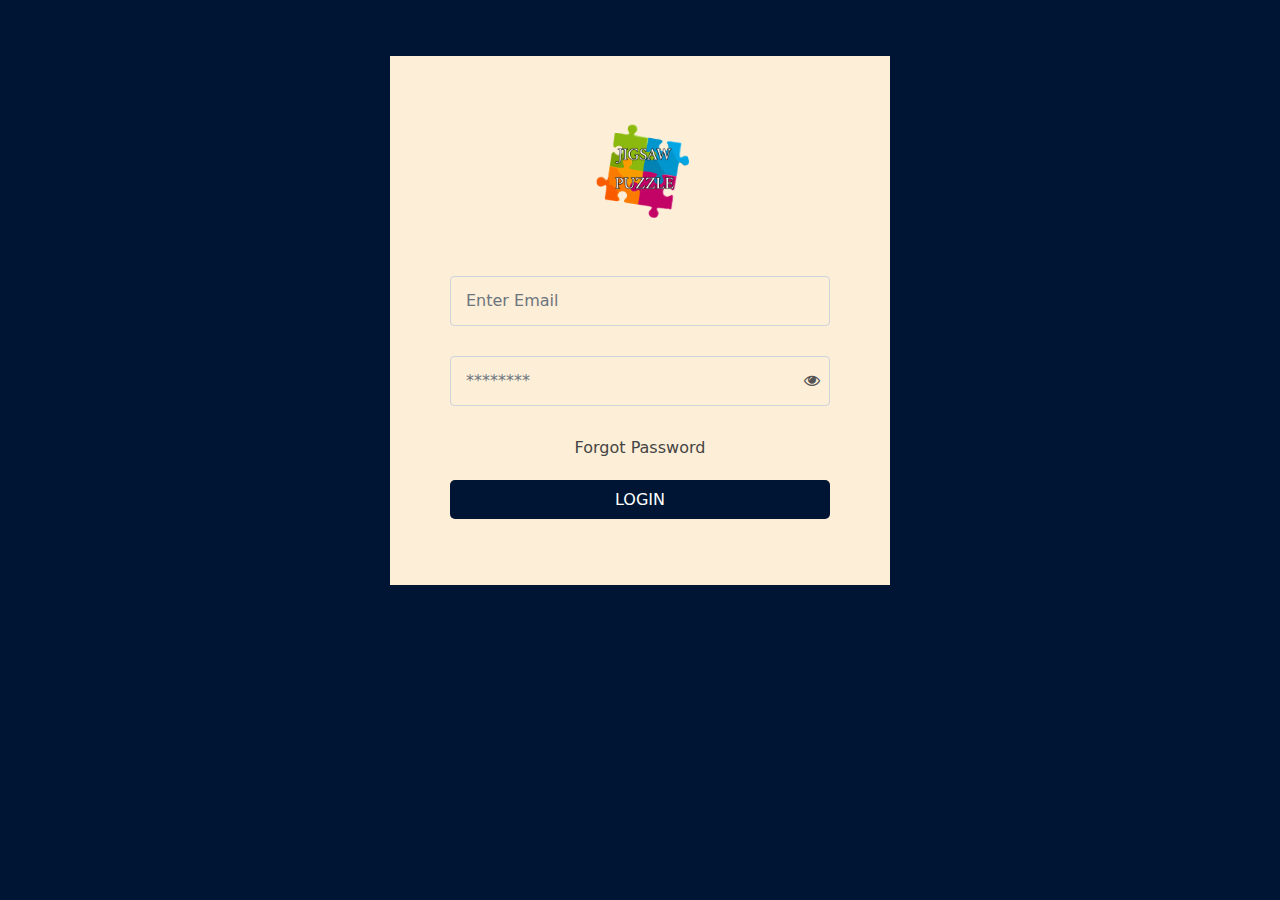
<file: index.html>
<!doctype html>
<html lang="en">
  <head>
    <meta charset="utf-8">
    <meta name="viewport" content="width=device-width, initial-scale=1, shrink-to-fit=no">
    <meta name="description" content="">
    <meta name="author" content="">

    <link href="assets/css/bootstrap.min.css" rel="stylesheet">
    <link href="assets/css/font-awesome.min.css" rel="stylesheet">
    <link href="assets/css/style.css" rel="stylesheet">

    <title>Tiu Project</title>
  </head>
  <body>
    <section class="form-01-main">
      <div class="form-cover">
      <div class="container">
        <div class="row">
          <div class="col-md-12">
            <div class="form-sub-main">
              <div class="_main_head_as">
                <a href="#">
                  <img src="assets/images/logo.png">
                </a>
              </div>
              <div class="form-group">
                  <input id="email" name="email" class="form-control _ge_de_ol" type="text" placeholder="Enter Email" required="" aria-required="true">
              </div>

              <div class="form-group">                                              
                <input id="password" type="password" class="form-control" name="password" placeholder="********" required="required">
                <i toggle="#password" class="fa fa-fw fa-eye toggle-password field-icon"></i>
              </div>

              <div class="form-group">
                <div class="check_box_main">
                  <a href="#" class="pas-text">Forgot Password</a>
                </div>
              </div>

              <div class="form-group">
                <div class="btn_uy">
                  <a href="home.html"><span>Login</span></a>
                </div>
              </div>
            </div>
          </div>
        </div>
      </div>
      </div>
    </section>
  </body>
</html>
</file>
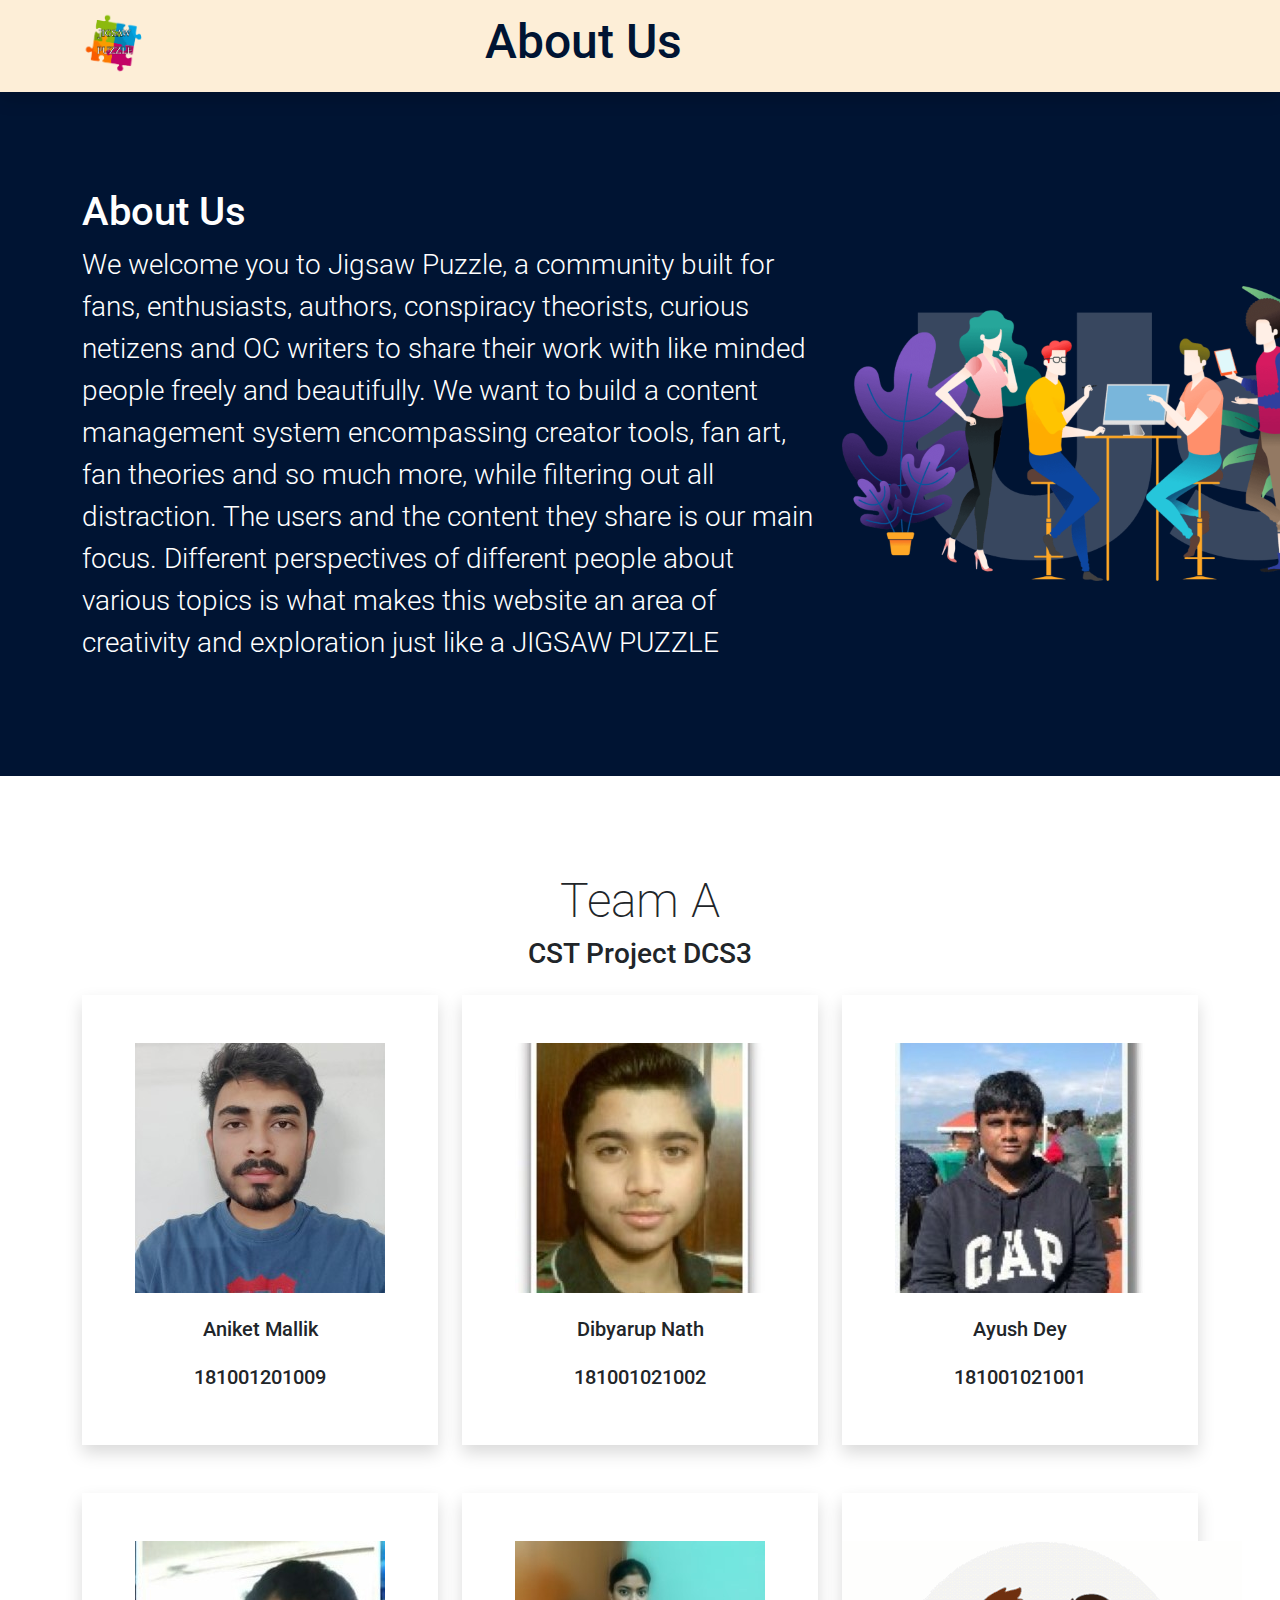
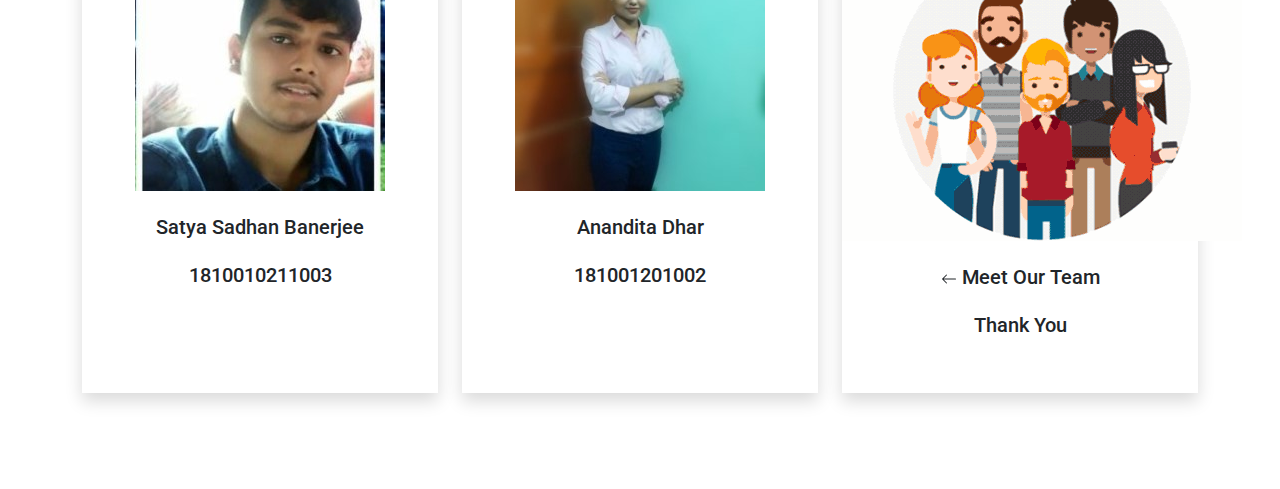
<file: about.html>
<!DOCTYPE html>
<html lang="en">
<head>
    <meta charset="UTF-8">
    <meta http-equiv="X-UA-Compatible" content="IE=edge">
    <meta name="viewport" content="width=device-width, initial-scale=1.0">
    <title>About Us</title>
    <meta charset="utf-8">
    <meta name="viewport" content="width=device-width, initial-scale=1">

    <link rel="apple-touch-icon" href="assets/img/apple-icon.png">
    <link rel="shortcut icon" type="image/x-icon" href="#">
    <link rel="stylesheet" href="assets/css/custom.css">
    <link rel="stylesheet" href="assets/css/bootstrap.min.css">
    <link rel="stylesheet" href="assets/css/templatemo.css">
    

    <!-- Load fonts style after rendering the layout styles -->
    <link rel="stylesheet" href="https://fonts.googleapis.com/css2?family=Roboto:wght@100;200;300;400;500;700;900&display=swap">
    <link rel="stylesheet" href="assets/css/fontawesome.min.css">

</head>
<body>
    <!-- header -->
    <nav class="navbar navbar-expand-lg navbar-light shadow">
        <div class="container d-flex justify-content-between align-items-center">
            <a class="navbar-brand" href="home.html">
                <div class="logo-image">
                      <img src="assets/images/logo.png" class="img-fluid">
                </div>
          </a>
            <a class="navbar-brand text-success logo h1 align-self-center" href="about.html" style="padding-right: 500px;">
              About Us
            </a>


        </div>
    </nav>
    <!-- Close Header -->



    <section class="bg-success py-5">
        <div class="container">
            <div class="row align-items-center py-5">
                <div class="col-md-8 text-white">
                    <h1>About Us</h1>
                    <p>
                        We welcome you to Jigsaw Puzzle, a community built for fans, enthusiasts, authors, conspiracy theorists, curious netizens and OC writers to share their work with like minded people freely and beautifully. 
                        We want to build a content management system encompassing creator tools, fan art, fan theories and so much more, while filtering out all distraction. The users and the content they share is our main focus. Different perspectives of different people about various topics is what makes this website an area of creativity and exploration just like a JIGSAW PUZZLE
                        
                    </p>
                </div>
                <div class="col-md-4">
                    <img src="assets/images/aboutus.png" alt="About Hero">
                </div>
            </div>
        </div>
    </section>
    <!-- Close Banner -->

    <!-- Start Section -->
    <section class="container py-5">
        <div class="row text-center pt-5 pb-3">
            <div class="col-lg-6 m-auto">
                <h1 class="h1">Team A</h1>
                <h3>CST Project  DCS3</h3>
            </div>
        </div>
        <div class="row">

            <div class="col-md-6 col-lg-4 pb-5">
                <div class="h-100 py-5 services-icon-wap shadow">
                    <div class="h1 text-success text-center"><img src="assets/images/pp1.jpeg" alt=""></div>
                    <h2 class="h5 mt-4 text-center">Aniket Mallik</h2>
                    <h2 class="h5 mt-4 text-center">181001201009</h2>
                </div>
            </div>

            <div class="col-md-6 col-lg-4 pb-5">
                <div class="h-100 py-5 services-icon-wap shadow">
                    <div class="h1 text-success text-center"><img src="assets/images/pp2.jpeg"></div>
                    <h2 class="h5 mt-4 text-center">Dibyarup Nath</h2>
                    <h2 class="h5 mt-4 text-center">181001021002</h2>
                </div>
            </div>

            <div class="col-md-6 col-lg-4 pb-5">
                <div class="h-100 py-5 services-icon-wap shadow">
                    <div class="h1 text-success text-center"><img src="assets/images/pp3.jpeg"></div>
                    <h2 class="h5 mt-4 text-center">Ayush Dey</h2>
                    <h2 class="h5 mt-4 text-center">181001021001</h2>
                </div>
            </div>

            <div class="col-md-6 col-lg-4 pb-5" >
                <div class="h-100 py-5 services-icon-wap shadow">
                    <div class="h1 text-success text-center"><img src="assets/images/pp4.jpeg"</i></div>
                    <h2 class="h5 mt-4 text-center">Satya Sadhan Banerjee</h2>
                    <h2 class="h5 mt-4 text-center">1810010211003</h2>
                </div>
            </div>
            <div class="col-md-6 col-lg-4 pb-5" >
                <div class="h-100 py-5 services-icon-wap shadow">
                    <div class="h1 text-success text-center"><img src="assets/images/pp5.jpeg"></div>
                    <h2 class="h5 mt-4 text-center">Anandita Dhar</h2>
                    <h2 class="h5 mt-4 text-center">181001201002</h2>
                </div>
            </div>
            <div class="col-md-6 col-lg-4 pb-5" >
                <div class="h-100 py-5 services-icon-wap shadow">
                    <div class="h1 text-success text-center"><img src="assets/images/team.gif"></div>
                    <h2 class="h5 mt-4 text-center"><svg xmlns="http://www.w3.org/2000/svg" width="16" height="16" fill="currentColor" class="bi bi-arrow-left" viewBox="0 0 16 16">
                        <path fill-rule="evenodd" d="M15 8a.5.5 0 0 0-.5-.5H2.707l3.147-3.146a.5.5 0 1 0-.708-.708l-4 4a.5.5 0 0 0 0 .708l4 4a.5.5 0 0 0 .708-.708L2.707 8.5H14.5A.5.5 0 0 0 15 8z"/>
                      </svg> Meet Our Team</h2>
                    <h2 class="h5 mt-4 text-center">Thank You</h2>
                </div>
            </div>
        </div>
    </section>
    <!-- End Section -->

</body>

</html>
</file>
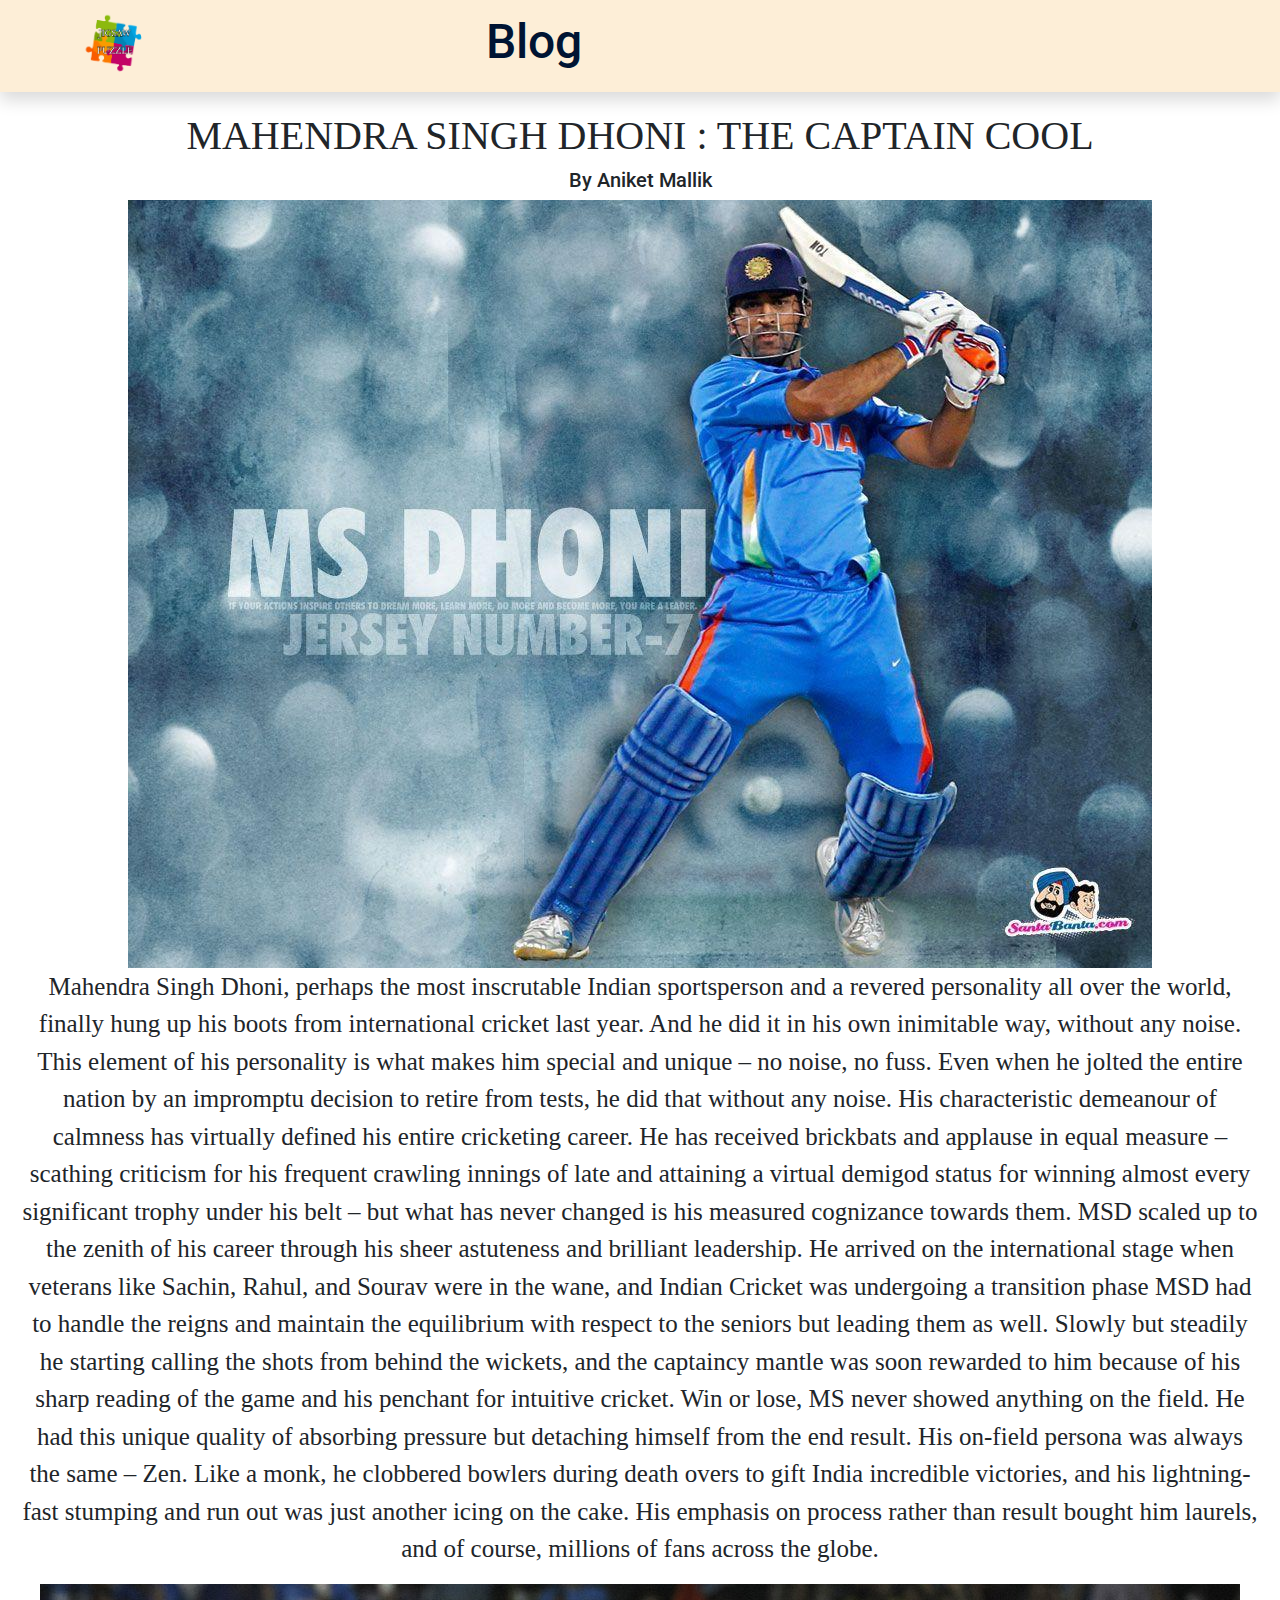
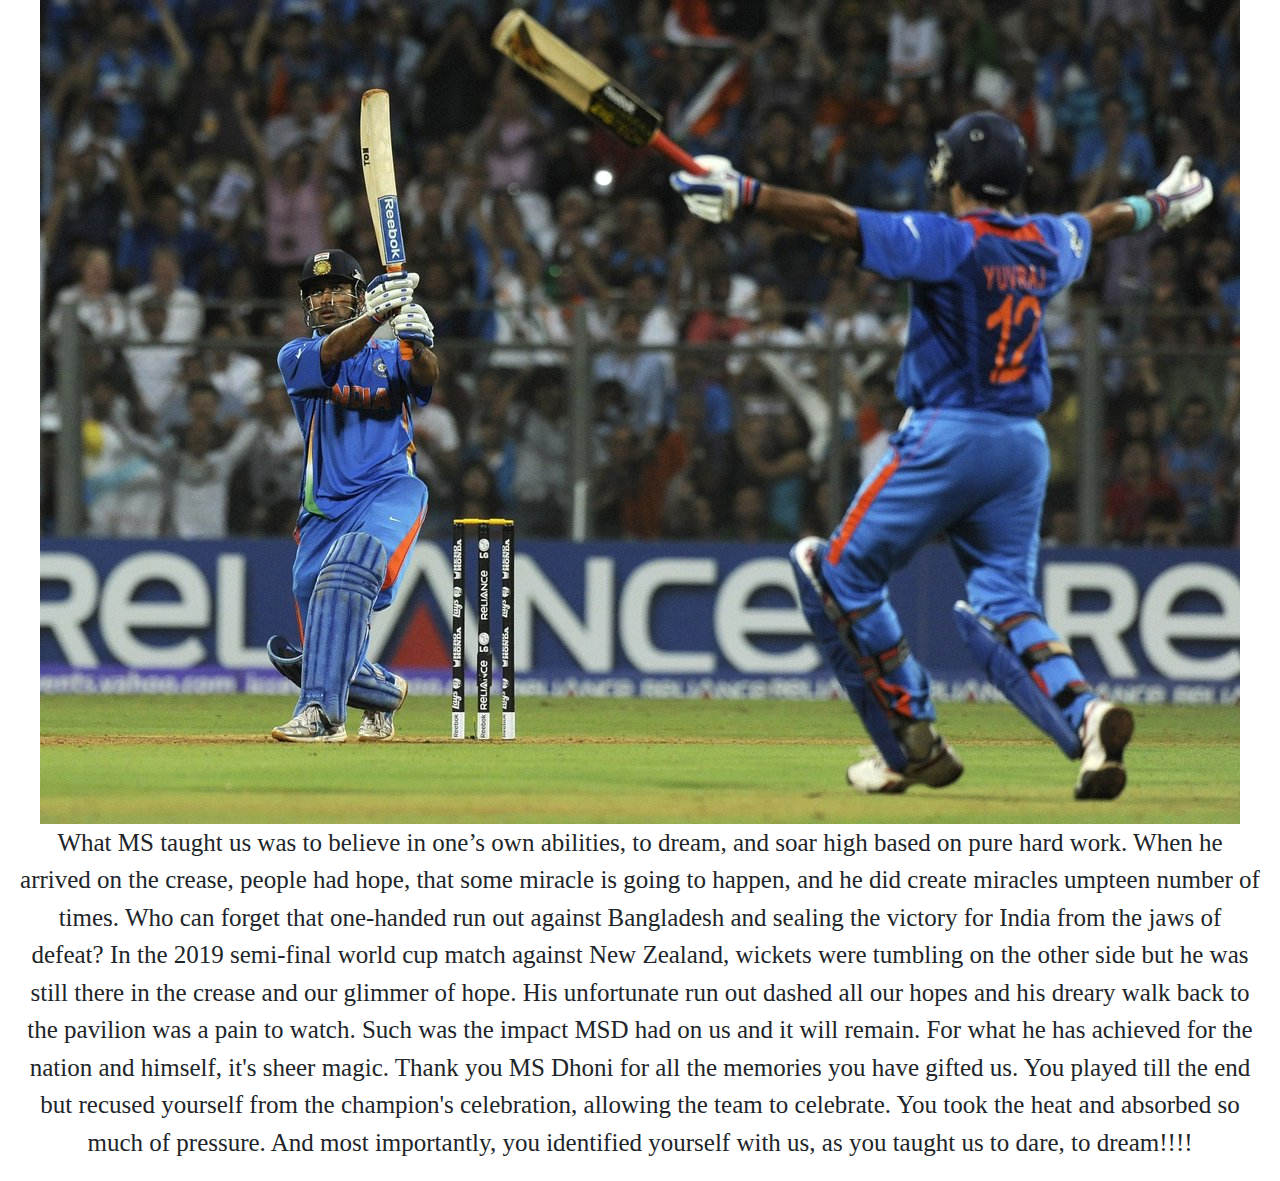
<file: blog1.html>
<!DOCTYPE html>
<html lang="en">
<head>
    <meta charset="UTF-8">
    <meta http-equiv="X-UA-Compatible" content="IE=edge">
    <meta name="viewport" content="width=device-width, initial-scale=1.0">
    <title>Blog Page</title>
    <meta charset="utf-8">
    <meta name="viewport" content="width=device-width, initial-scale=1">

    <link rel="apple-touch-icon" href="assets/img/apple-icon.png">
    <link rel="shortcut icon" type="image/x-icon" href="#">

    <link rel="stylesheet" href="assets/css/bootstrap.min.css">
    <link rel="stylesheet" href="assets/css/templatemo.css">
    <link rel="stylesheet" href="assets/css/custom.css">

    <!-- Load fonts style after rendering the layout styles -->
    <link rel="stylesheet" href="https://fonts.googleapis.com/css2?family=Roboto:wght@100;200;300;400;500;700;900&display=swap">
    <link rel="stylesheet" href="assets/css/fontawesome.min.css">

</head>
<body>
    <!-- header -->
    <nav class="navbar navbar-expand-lg navbar-light shadow">
        <div class="container d-flex justify-content-between align-items-center">
            <a class="navbar-brand" href="home.html">
                <div class="logo-image">
                      <img src="assets/images/logo.png" class="img-fluid">
                </div>
          </a>
            <a class="navbar-brand text-success logo h1 align-self-center" style="padding-right: 600px;">
            Blog
            </a>        
    </nav>
    <div class="post1">
        
    <h1>MAHENDRA SINGH DHONI : THE CAPTAIN COOL</h1>
    <h5>By Aniket Mallik</h5>

    <img src="assets/images/Dhoni1.jpg">
    <p>Mahendra Singh Dhoni, perhaps the most inscrutable Indian sportsperson and a revered personality all over the world, finally hung up his boots from international cricket last year. And he did it in his own inimitable way, without any noise.
        This element of his personality is what makes him special and unique – no noise, no fuss. Even when he jolted the entire nation by an impromptu decision to retire from tests, he did that without any noise. His characteristic demeanour of calmness has virtually defined his entire cricketing career. He has received brickbats and applause in equal measure – scathing criticism for his frequent crawling innings of late and attaining a virtual demigod status for winning almost every significant trophy under his belt – but what has never changed is his measured cognizance towards them.
        MSD scaled up to the zenith of his career through his sheer astuteness and brilliant leadership. He arrived on the international stage when veterans like Sachin, Rahul, and Sourav were in the wane, and Indian Cricket was undergoing a transition phase MSD had to handle the reigns and maintain the equilibrium with respect to the seniors but leading them as well.  Slowly but steadily he starting calling the shots from behind the wickets, and the captaincy mantle was soon rewarded to him because of his sharp reading of the game and his penchant for intuitive cricket.
        Win or lose, MS never showed anything on the field. He had this unique quality of absorbing pressure but detaching himself from the end result. His on-field persona was always the same – Zen. Like a monk, he clobbered bowlers during death overs to gift India incredible victories, and his lightning-fast stumping and run out was just another icing on the cake. His emphasis on process rather than result bought him laurels, and of course, millions of fans across the globe.
        </p>

        <img src="assets/images/Dhoni2.jpg">


    <p>What MS taught us was to believe in one’s own abilities, to dream, and soar high based on pure hard work. When he arrived on the crease, people had hope, that some miracle is going to happen, and he did create miracles umpteen number of times. Who can forget that one-handed run out against Bangladesh and sealing the victory for India from the jaws of defeat? In the 2019 semi-final world cup match against New Zealand, wickets were tumbling on the other side but he was still there in the crease and our glimmer of hope.  His unfortunate run out dashed all our hopes and his dreary walk back to the pavilion was a pain to watch.
        Such was the impact MSD had on us and it will remain. For what he has achieved for the nation and himself, it's sheer magic. Thank you MS Dhoni for all the memories you have gifted us. You played till the end but recused yourself from the champion's celebration, allowing the team to celebrate. You took the heat and absorbed so much of pressure. And most importantly, you identified yourself with us, as you taught us to dare, to dream!!!!
        </p>
     
    
    </div>
    </body>
    </html>
</file>
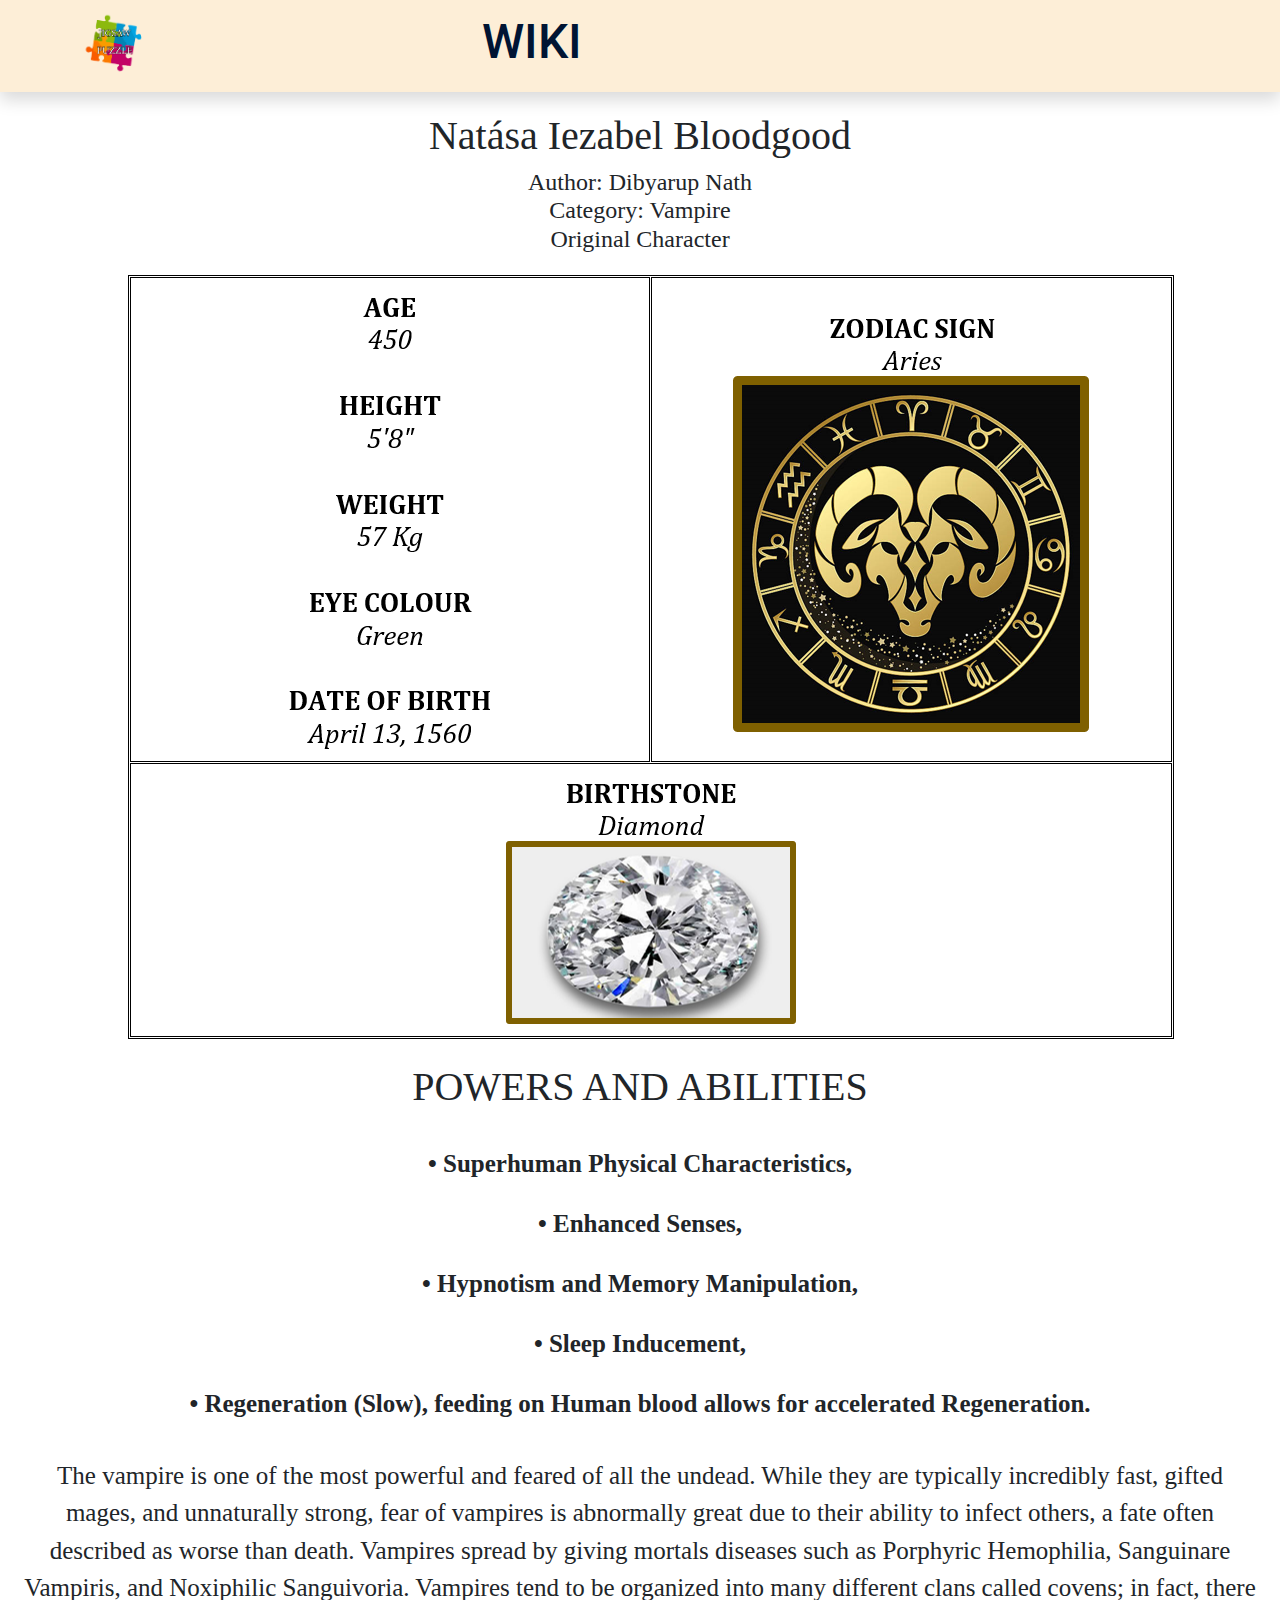
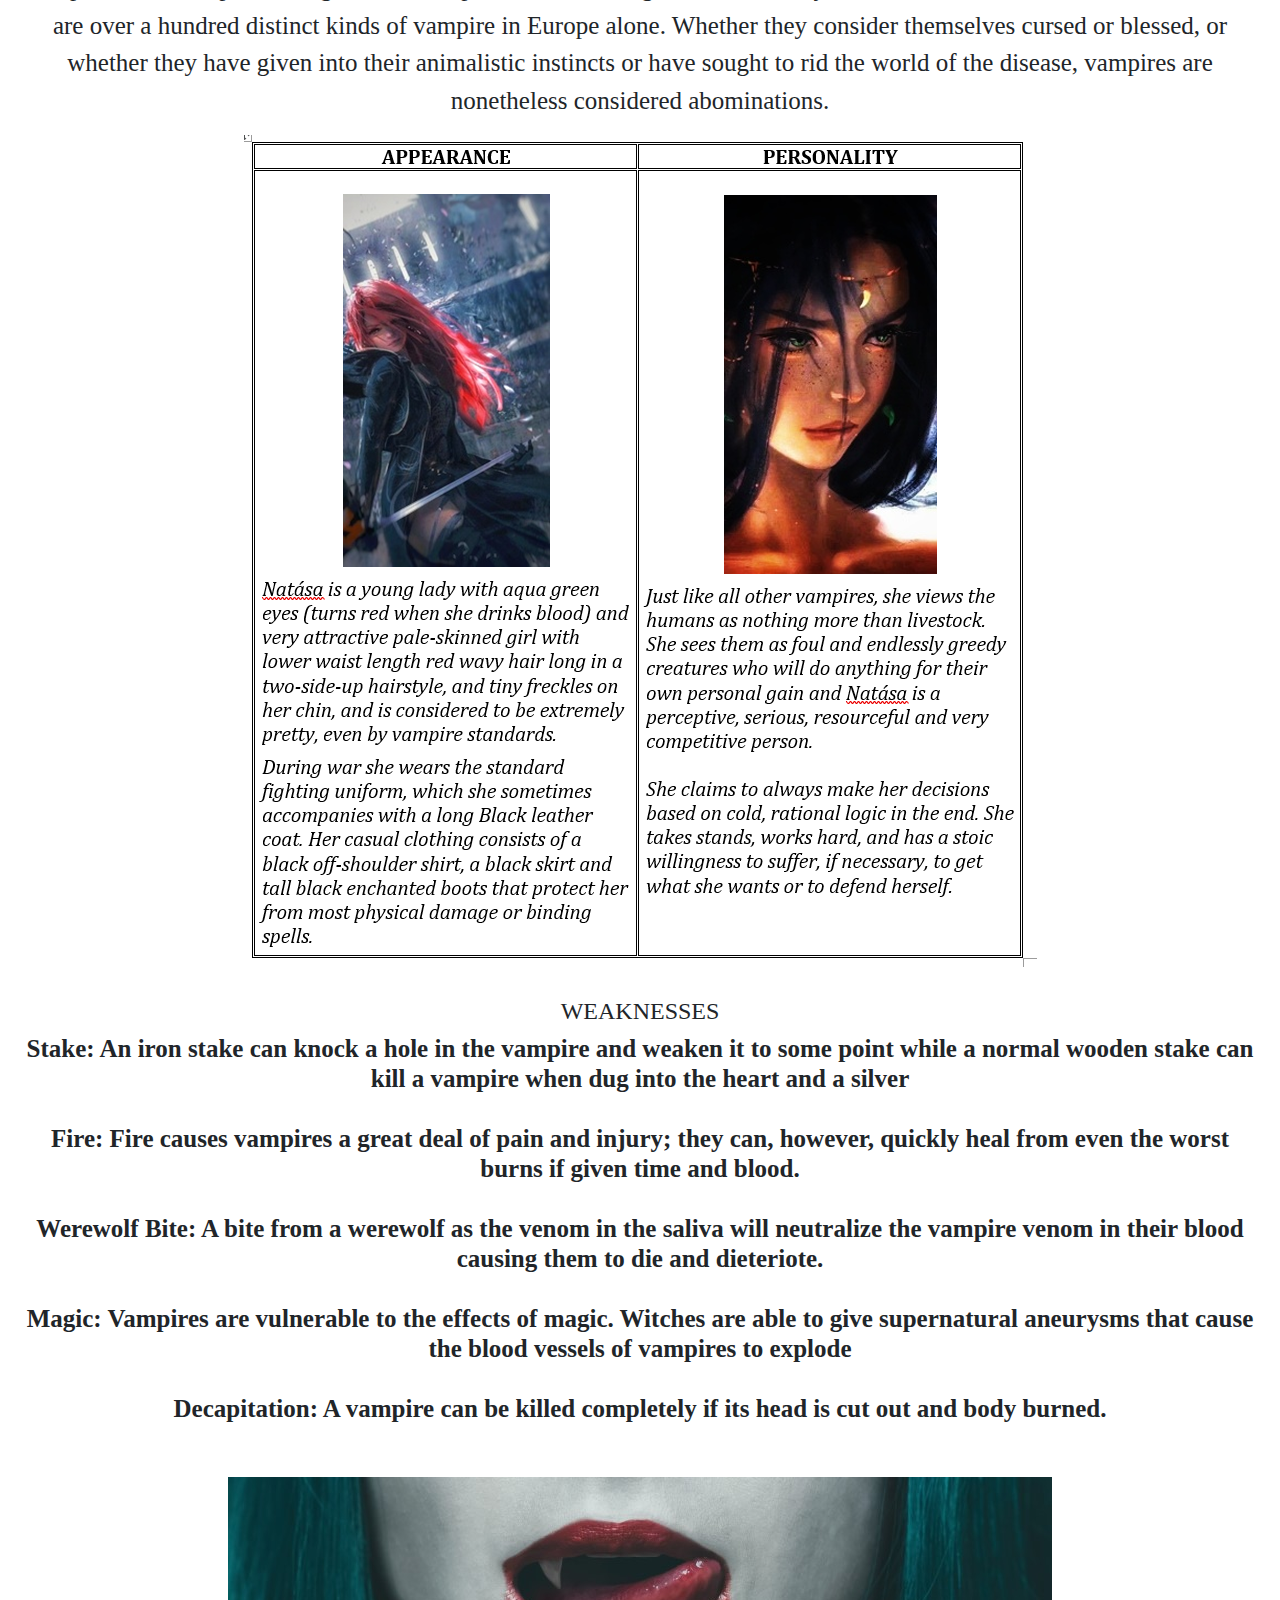
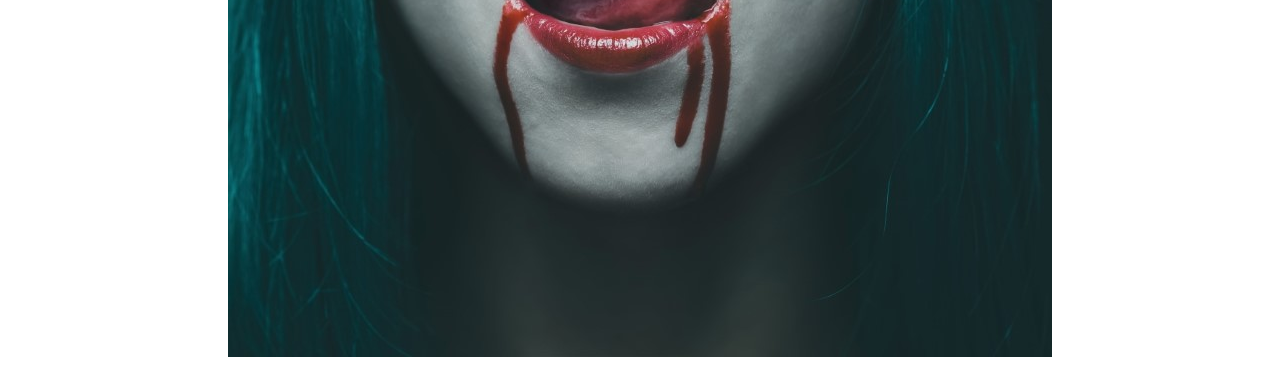
<file: blog2.html>
<!DOCTYPE html>
<html lang="en">
<head>
    <meta charset="UTF-8">
    <meta http-equiv="X-UA-Compatible" content="IE=edge">
    <meta name="viewport" content="width=device-width, initial-scale=1.0">
    <title>Wiki Page</title>
    <meta charset="utf-8">
    <meta name="viewport" content="width=device-width, initial-scale=1">

    <link rel="apple-touch-icon" href="assets/img/apple-icon.png">
    <link rel="shortcut icon" type="image/x-icon" href="#">

    <link rel="stylesheet" href="assets/css/bootstrap.min.css">
    <link rel="stylesheet" href="assets/css/templatemo.css">
    <link rel="stylesheet" href="assets/css/custom.css">

    <!-- Load fonts style after rendering the layout styles -->
    <link rel="stylesheet" href="https://fonts.googleapis.com/css2?family=Roboto:wght@100;200;300;400;500;700;900&display=swap">
    <link rel="stylesheet" href="assets/css/fontawesome.min.css">

</head>
<body>
    <!-- header -->
    <nav class="navbar navbar-expand-lg navbar-light shadow">
        <div class="container d-flex justify-content-between align-items-center">
            <a class="navbar-brand" href="home.html">
                <div class="logo-image">
                      <img src="assets/images/logo.png" class="img-fluid">
                </div>
          </a>
            <a class="navbar-brand text-success logo h1 align-self-center" style="padding-right: 600px;">
            WIKI
            </a>        
    </nav>
    <div class="post2">
    <h1>Natása Iezabel Bloodgood</h1>
    <h4>Author: Dibyarup Nath <br>
        Category: Vampire <br>
        Original Character
        </h4>
        <img src="assets/images/Vam.png">
      
      <h1>POWERS AND ABILITIES</h1>
        <h5><br>
            
            •	Superhuman Physical Characteristics,
           <br>
           <br>
            •	Enhanced Senses,
            <br>
            <br>
            •	Hypnotism and Memory Manipulation,
            <br>
            <br>
            •	Sleep Inducement,
            <br>
            <br>
            •	Regeneration (Slow), feeding on Human blood allows for accelerated Regeneration. 
            <br>
        </h5>
       <br>
       <br>
    <p>The vampire is one of the most powerful and feared of all the undead. While they are typically incredibly fast, gifted mages, and unnaturally strong, fear of vampires is abnormally great due to their ability to infect others, a fate often described as worse than death. 
        Vampires spread by giving mortals diseases such as Porphyric Hemophilia, Sanguinare Vampiris, and Noxiphilic Sanguivoria. Vampires tend to be organized into many different clans called covens; in fact, there are over a hundred distinct kinds of vampire in Europe alone.
        Whether they consider themselves cursed or blessed, or whether they have given into their animalistic instincts or have sought to rid the world of the disease, vampires are nonetheless considered abominations.
         </p>
     <img src="assets/images/vam2.png">
     
    
        <br> <br> <br>
        <h4>WEAKNESSES</h4>

        <h5>
            Stake: An iron stake can knock a hole in the vampire and weaken it to some point while a normal wooden stake can kill a vampire when dug into the heart and a silver
            <br><br>
            Fire: Fire causes vampires a great deal of pain and injury; they can, however, quickly heal from even the worst burns if given time and blood.
            <br><br>
            Werewolf Bite: A bite from a werewolf as the venom in the saliva will neutralize the vampire venom in their blood causing them to die and dieteriote.
            <br><br>
            Magic: Vampires are vulnerable to the effects of magic. Witches are able to give supernatural aneurysms that cause the blood vessels of vampires to explode
            <br><br>
            Decapitation: A vampire can be killed completely if its head is cut out and body burned.
            
            
        </h5>
        <br><br><br>

        <img src="assets/images/vampire_end.jpg">
   </p>
    </div>
    </body>
    </html>
</file>
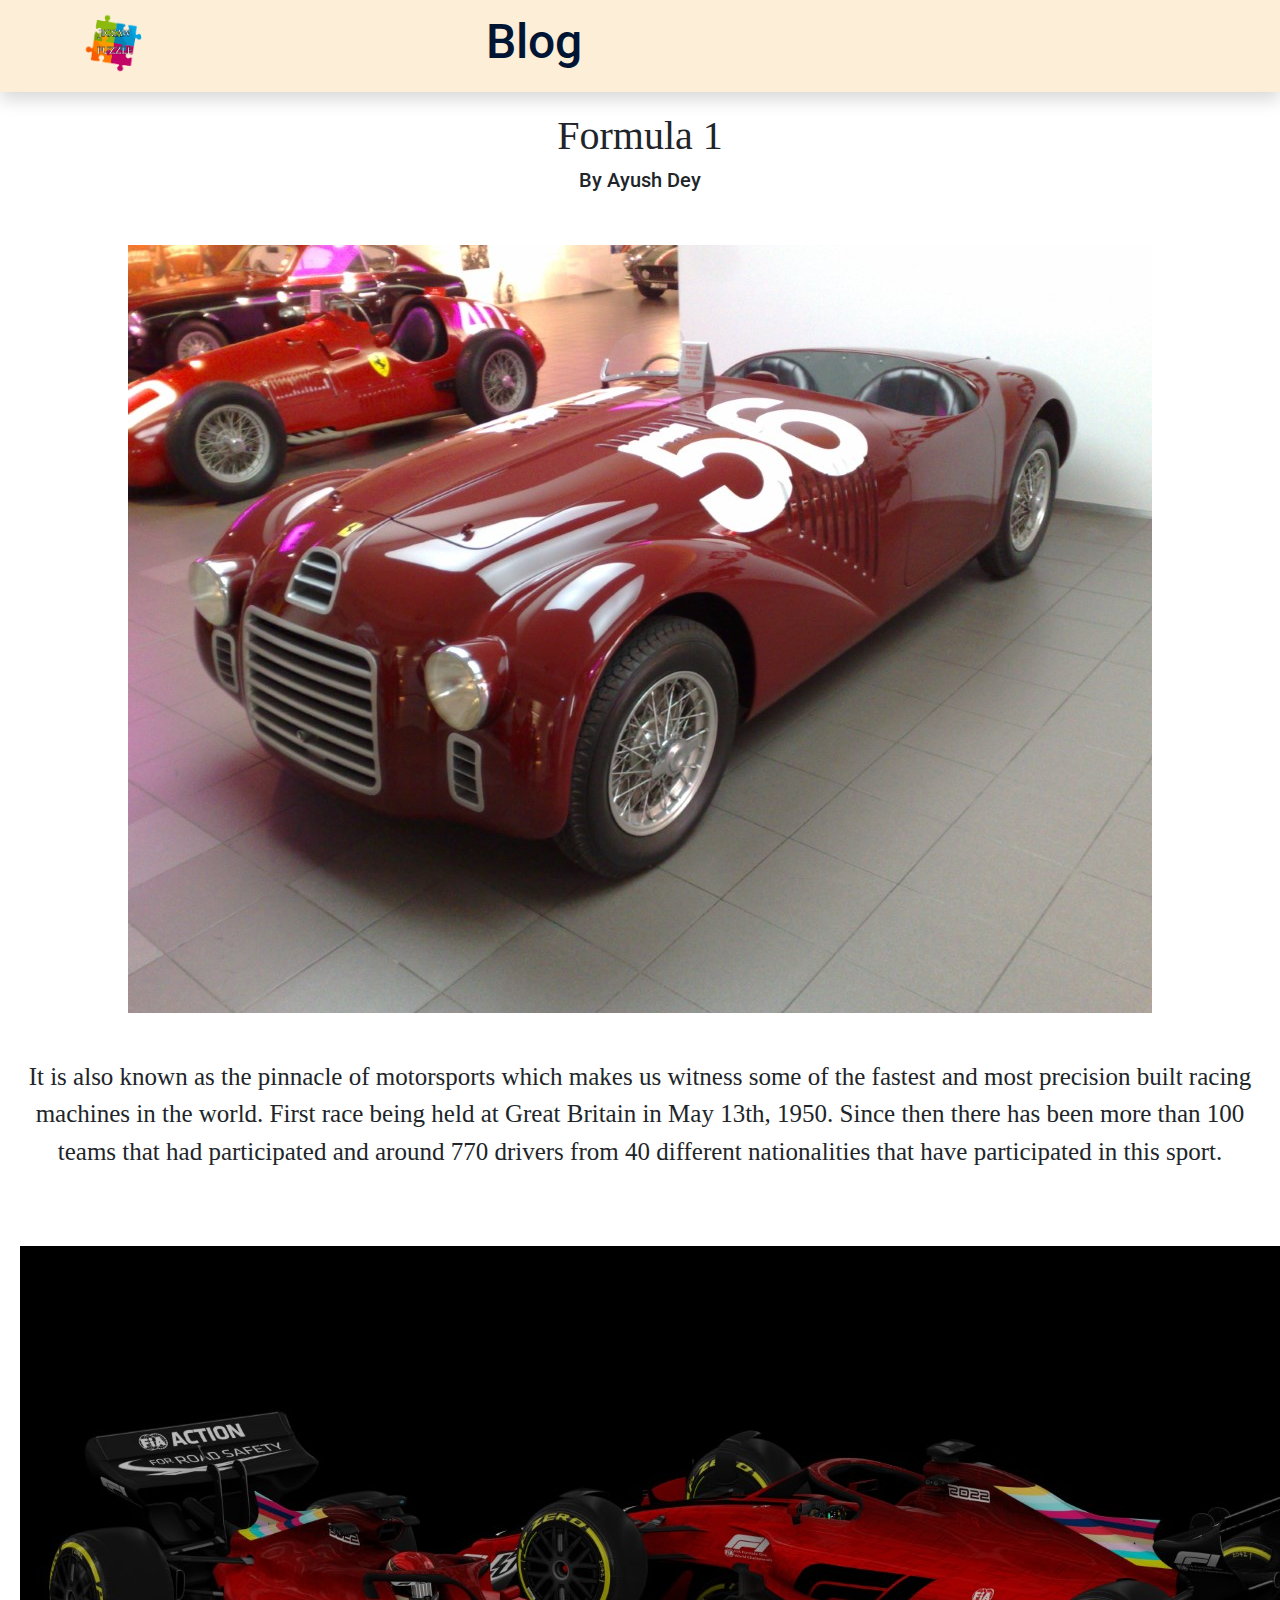
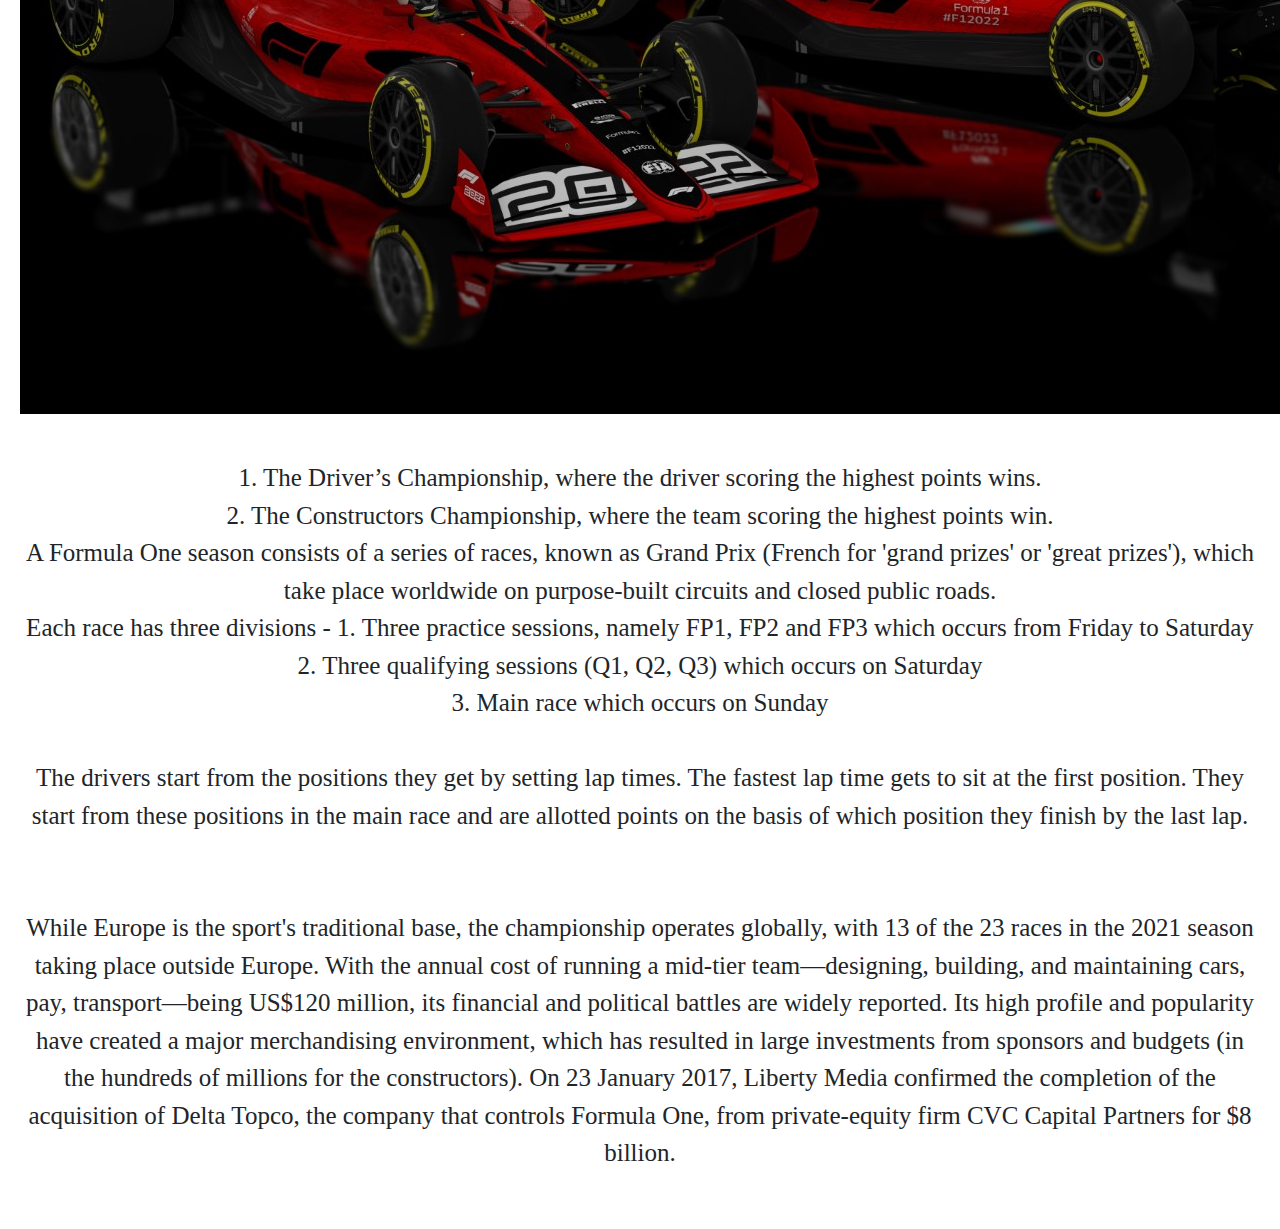
<file: blog3.html>
<!DOCTYPE html>
<html lang="en">
<head>
    <meta charset="UTF-8">
    <meta http-equiv="X-UA-Compatible" content="IE=edge">
    <meta name="viewport" content="width=device-width, initial-scale=1.0">
    <title>Blog Page</title>
    <meta charset="utf-8">
    <meta name="viewport" content="width=device-width, initial-scale=1">

    <link rel="apple-touch-icon" href="assets/img/apple-icon.png">
    <link rel="shortcut icon" type="image/x-icon" href="#">

    <link rel="stylesheet" href="assets/css/bootstrap.min.css">
    <link rel="stylesheet" href="assets/css/templatemo.css">
    <link rel="stylesheet" href="assets/css/custom.css">

    <!-- Load fonts style after rendering the layout styles -->
    <link rel="stylesheet" href="https://fonts.googleapis.com/css2?family=Roboto:wght@100;200;300;400;500;700;900&display=swap">
    <link rel="stylesheet" href="assets/css/fontawesome.min.css">

</head>
<body>
    <!-- header -->
    <nav class="navbar navbar-expand-lg navbar-light shadow">
        <div class="container d-flex justify-content-between align-items-center">
            <a class="navbar-brand" href="home.html">
                <div class="logo-image">
                      <img src="assets/images/logo.png" class="img-fluid">
                </div>
          </a>
            <a class="navbar-brand text-success logo h1 align-self-center" style="padding-right: 600px;">
            Blog
            </a>        
    </nav>
    <div class="post1">
       
        
    <h1>Formula 1</h1>
    <h5>By Ayush Dey</h5>
    <br>
    <br>
    <br>

    <img src="assets/images/Ferrari125.jpg">

    <br>
    <br>
    <br>
    <br>

    <p>
        It is also known as the pinnacle of motorsports which makes us witness some of the fastest and most precision built racing machines in the world. First race being held at Great Britain in May 13th, 1950. Since then there has been more than 100 teams that had participated and around 770 drivers from 40 different nationalities that have participated in this sport.         </p>
        <br>
        <br>
        <br>
        <br>
     <img src="assets/images/Ferrari2022.jpg">

     <br>
     <br>
     <br>
     <br>
    <p> 1.	The Driver’s Championship, where the driver scoring the highest points wins.
        <br>
        2.	The Constructors Championship, where the team scoring the highest points win.
        <br>
        A Formula One season consists of a series of races, known as Grand Prix (French for 'grand prizes' or 'great prizes'), which take place worldwide on purpose-built circuits and closed public roads. 
        <br>
        Each race has three divisions - 
        1.	Three practice sessions, namely FP1, FP2 and FP3 which occurs from Friday to Saturday
       <br>
        2.	Three qualifying sessions (Q1, Q2, Q3) which occurs on Saturday
        <br>
        3.	Main race which occurs on Sunday
        <br>
        <br>
        The drivers start from the positions they get by setting lap times. The fastest lap time gets to sit at the first position. They start from these positions in the main race and are allotted points on the basis of which position they finish by the last lap.
        <br>
        <br>
        <br>
        While Europe is the sport's traditional base, the championship operates globally, with 13 of the 23 races in the 2021 season taking place outside Europe. With the annual cost of running a mid-tier team—designing, building, and maintaining cars, pay, transport—being US$120 million, its financial and political battles are widely reported. Its high profile and popularity have created a major merchandising environment, which has resulted in large investments from sponsors and budgets (in the hundreds of millions for the constructors). On 23 January 2017, Liberty Media confirmed the completion of the acquisition of Delta Topco, the company that controls Formula One, from private-equity firm CVC Capital Partners for $8 billion.
        <br>    
        <br>
    </p>
     
    
    </div>
    </body>
    </html>
</file>
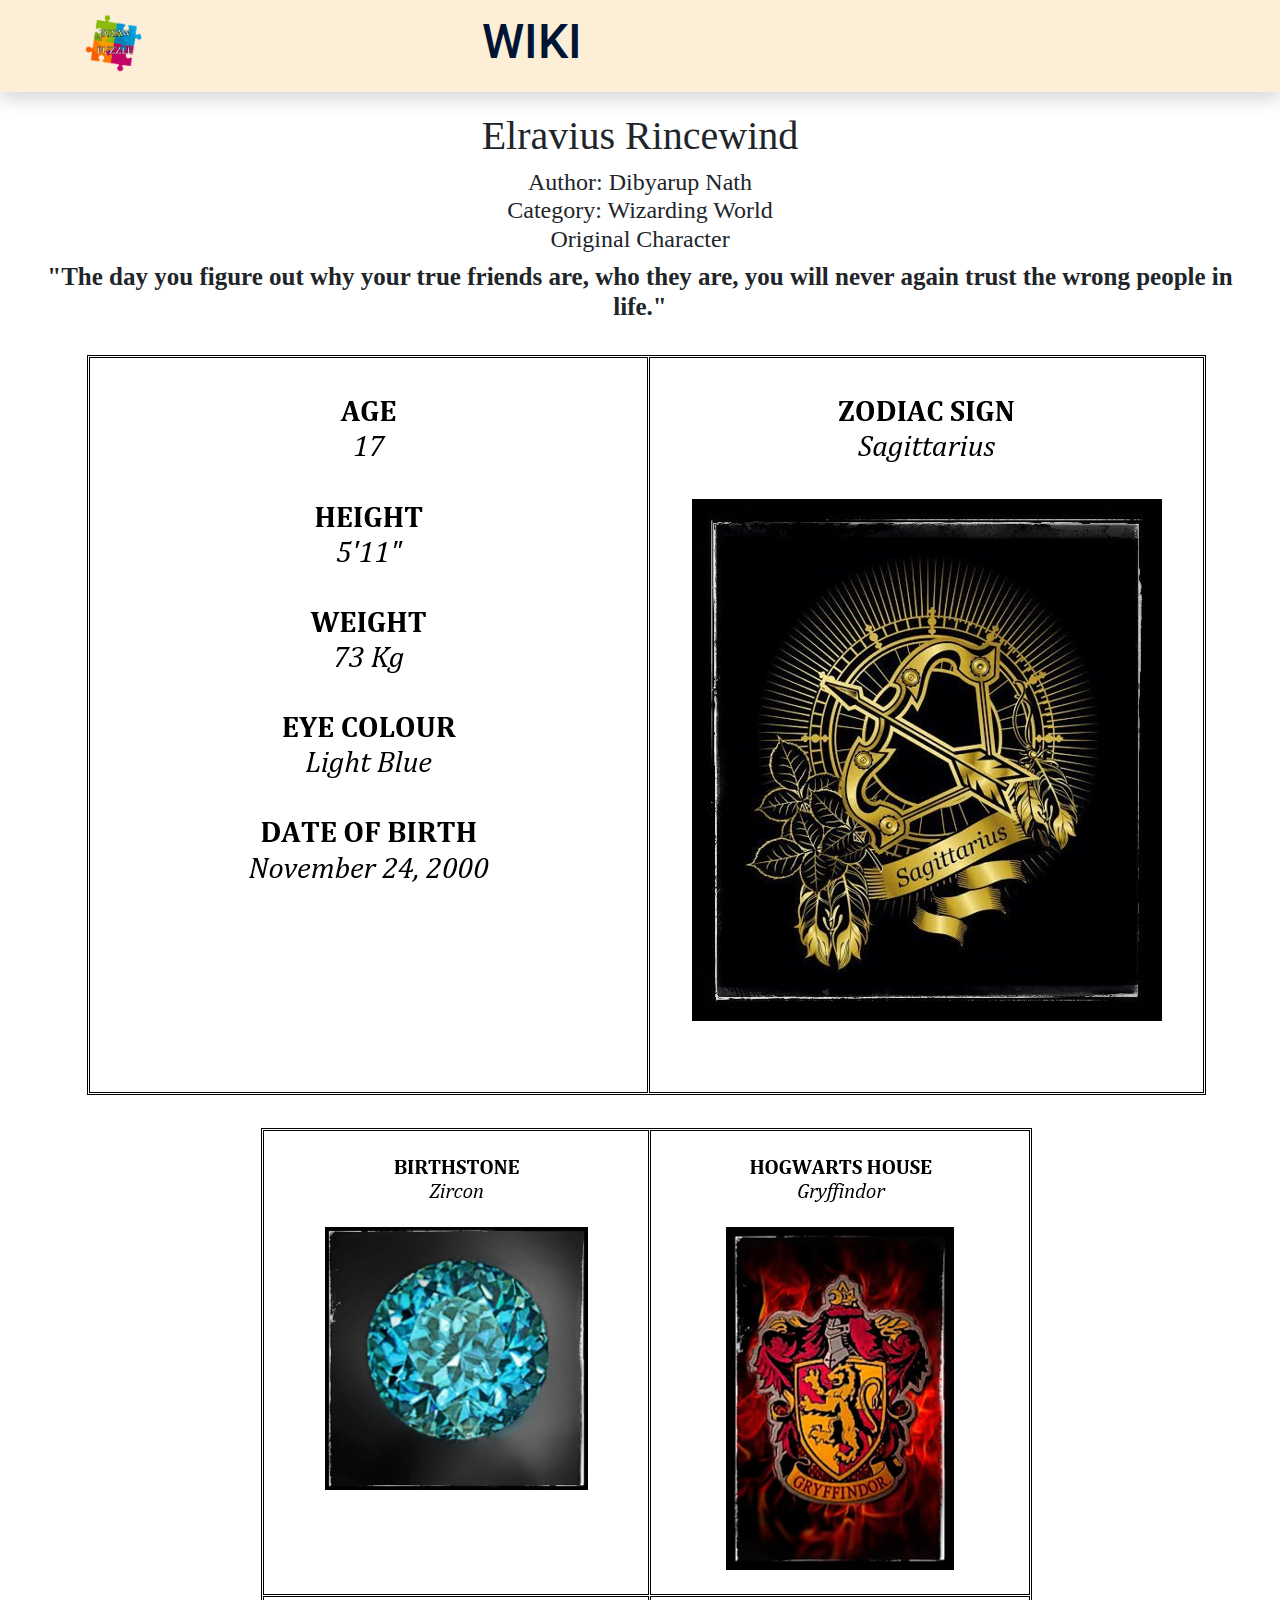
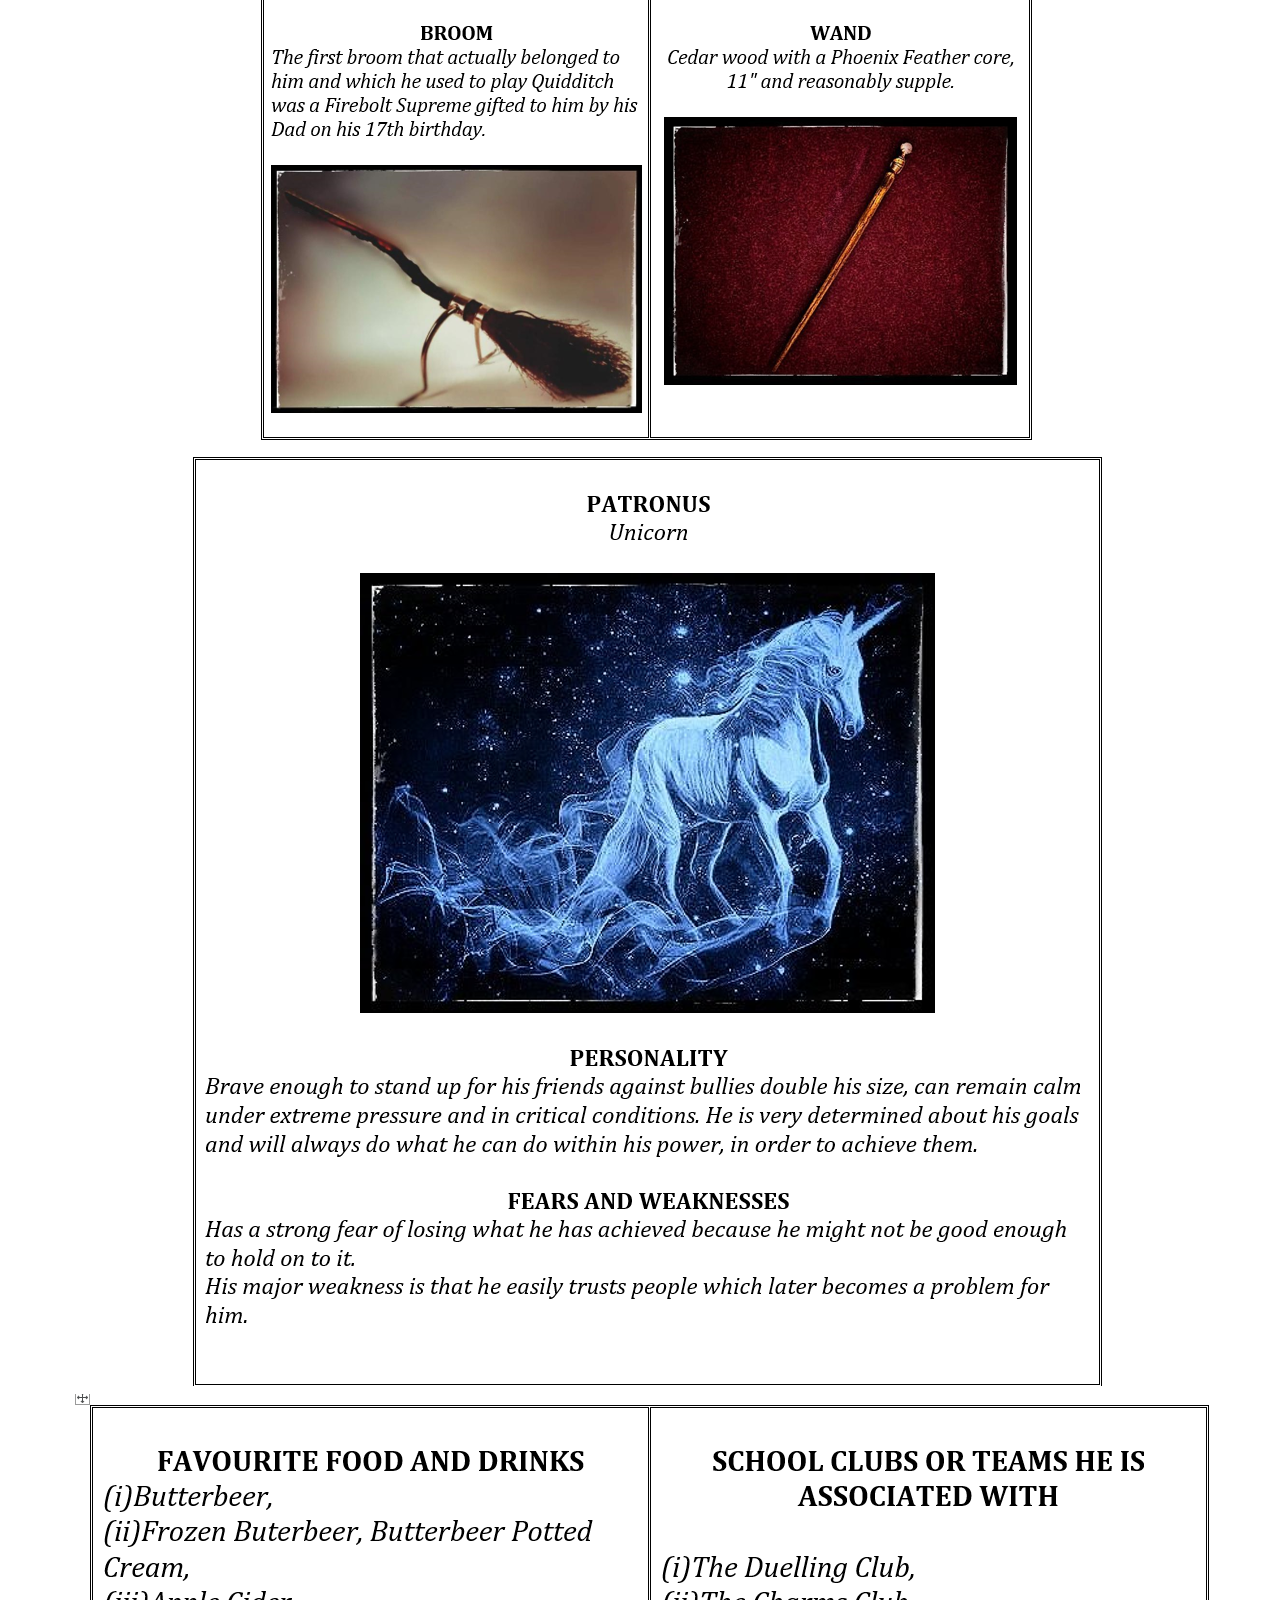
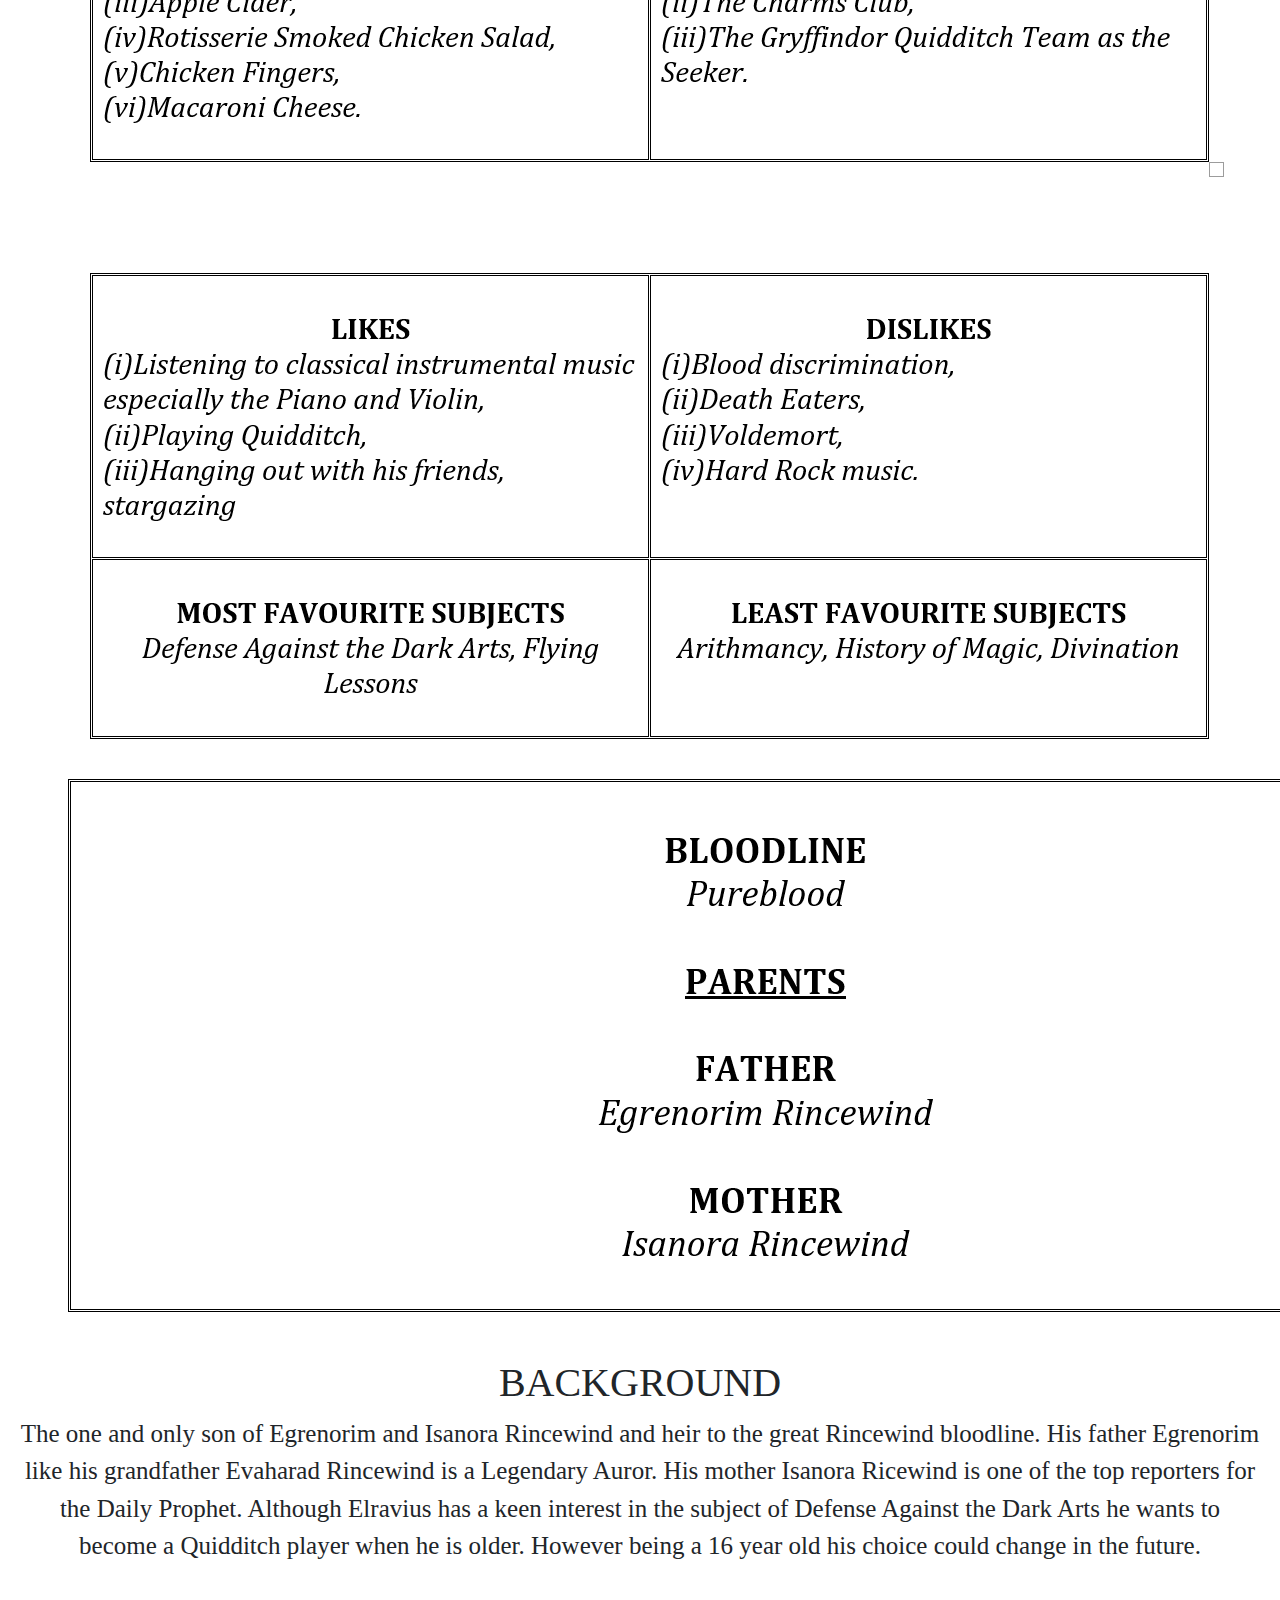
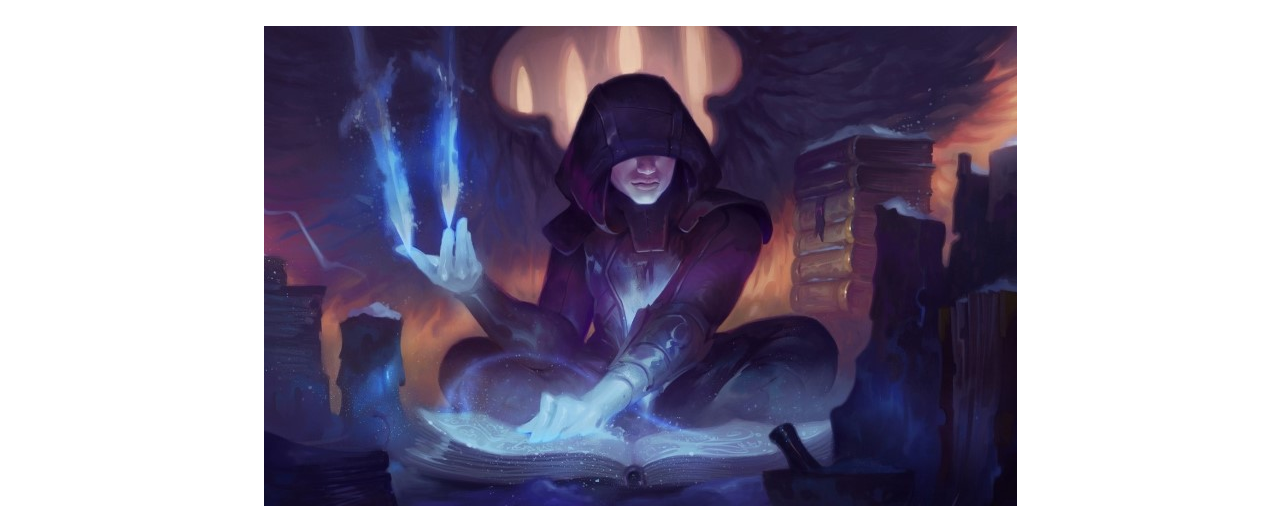
<file: blog4.html>
<!DOCTYPE html>
<html lang="en">
<head>
    <meta charset="UTF-8">
    <meta http-equiv="X-UA-Compatible" content="IE=edge">
    <meta name="viewport" content="width=device-width, initial-scale=1.0">
    <title>Wiki Page</title>
    <meta charset="utf-8">
    <meta name="viewport" content="width=device-width, initial-scale=1">

    <link rel="apple-touch-icon" href="assets/img/apple-icon.png">
    <link rel="shortcut icon" type="image/x-icon" href="#">

    <link rel="stylesheet" href="assets/css/bootstrap.min.css">
    <link rel="stylesheet" href="assets/css/templatemo.css">
    <link rel="stylesheet" href="assets/css/custom.css">

    <!-- Load fonts style after rendering the layout styles -->
    <link rel="stylesheet" href="https://fonts.googleapis.com/css2?family=Roboto:wght@100;200;300;400;500;700;900&display=swap">
    <link rel="stylesheet" href="assets/css/fontawesome.min.css">

</head>
<body>
    <!-- header -->
    <nav class="navbar navbar-expand-lg navbar-light shadow">
        <div class="container d-flex justify-content-between align-items-center">
            <a class="navbar-brand" href="home.html">
                <div class="logo-image">
                      <img src="assets/images/logo.png" class="img-fluid">
                </div>
          </a>
            <a class="navbar-brand text-success logo h1 align-self-center" style="padding-right: 600px;">
            WIKI
            </a>        
    </nav>
    <div class="post2">
    <h1>Elravius Rincewind</h1>
    <h4>Author: Dibyarup Nath <br>
        Category: Wizarding World <br>
        Original Character
        </h4>
        <h5>"The day you figure out why your true friends are, who they are, you will never again trust the wrong people in life."

        </h5>
        <img src="assets/images/wiz1.png">
        <img src="assets/images/wiz2.png">
        <br>
        <img src="assets/images/wiz3.png">
        <img src="assets/images/wiz4.png">
        <img src="assets/images/wiz5.png">
      
      <h1>BACKGROUND</h1>
        
    <p>The one and only son of Egrenorim and Isanora Rincewind and heir to the great Rincewind bloodline.
        His father Egrenorim like his grandfather Evaharad Rincewind is a Legendary Auror.
        His mother Isanora Ricewind is one of the top reporters for the Daily Prophet.
        Although Elravius has a keen interest in the subject of Defense Against the Dark Arts he wants to become a Quidditch player when he is older. However being a 16 year old his choice could change in the future.
        </p>
        <br>
        <br>
        <br>
        <img src="assets/images/wiz6.jpg">
   </p>
    </div>
    </body>
    </html>
</file>
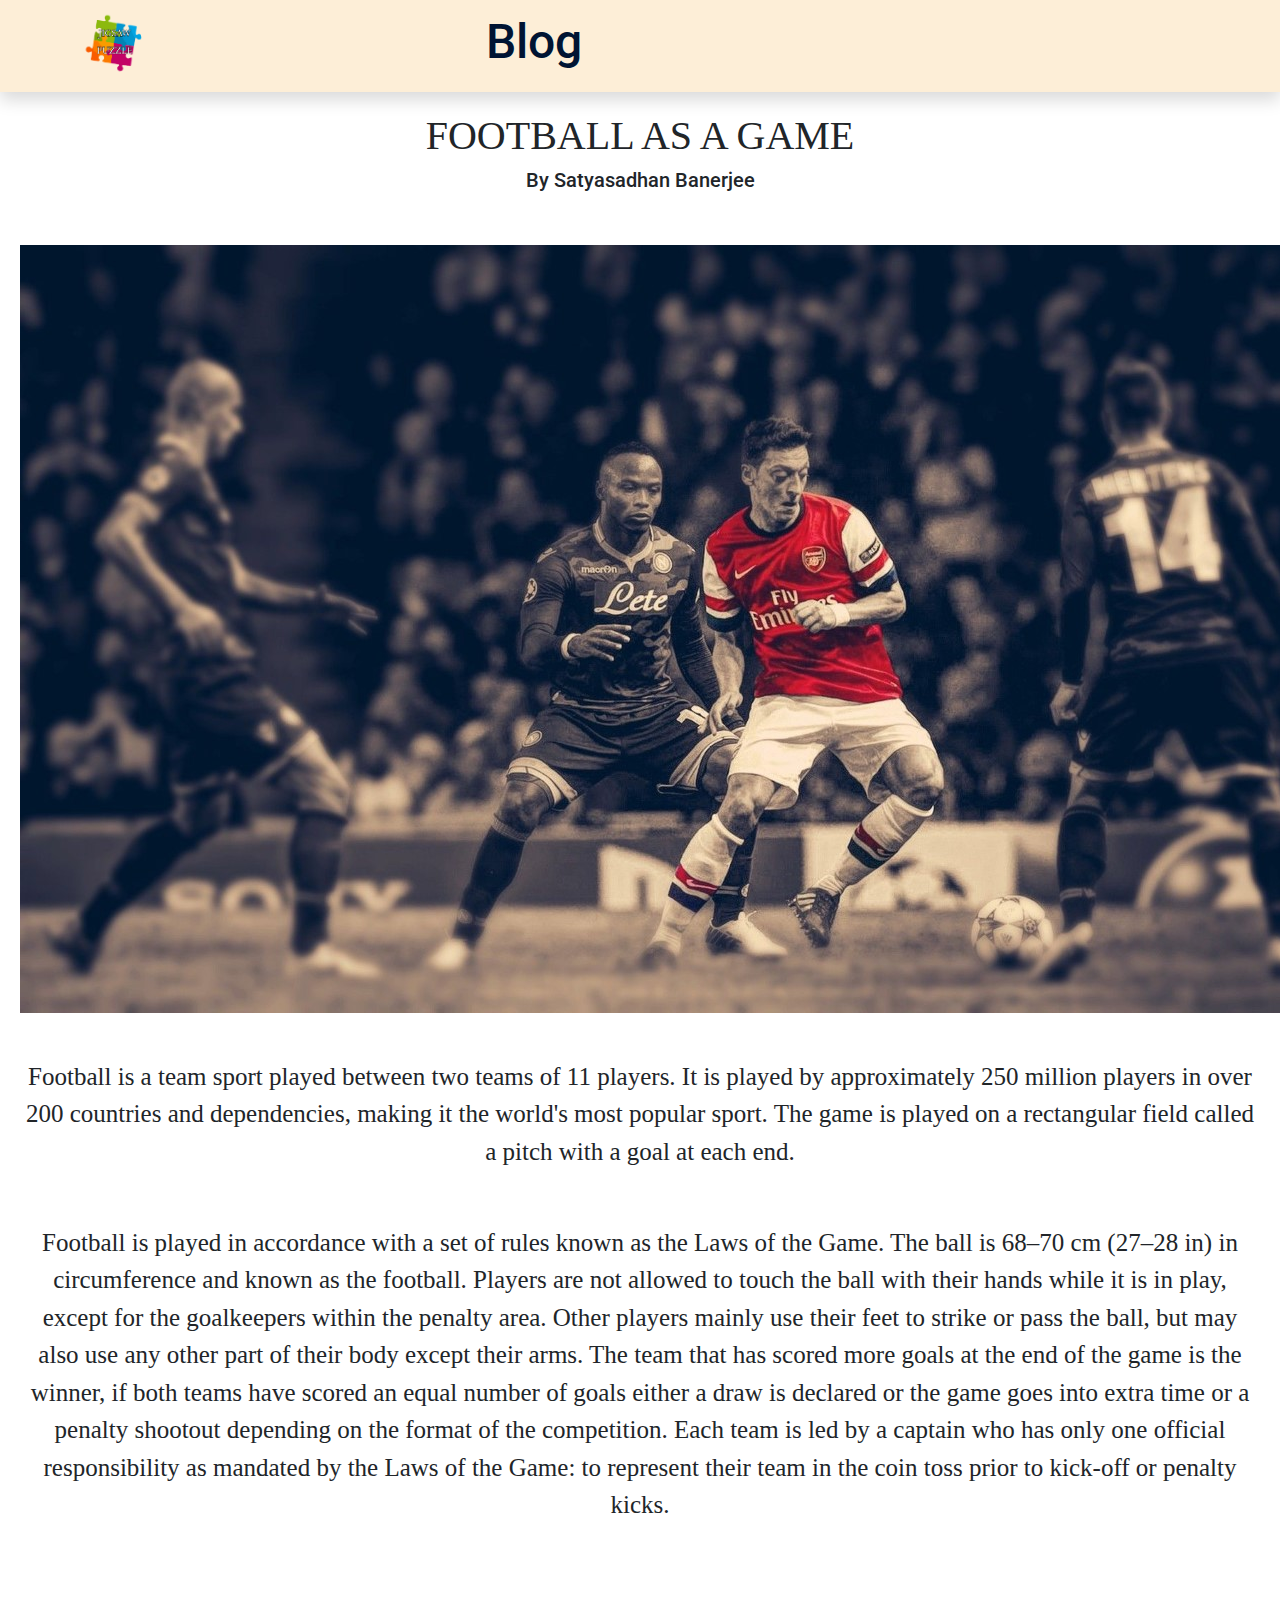
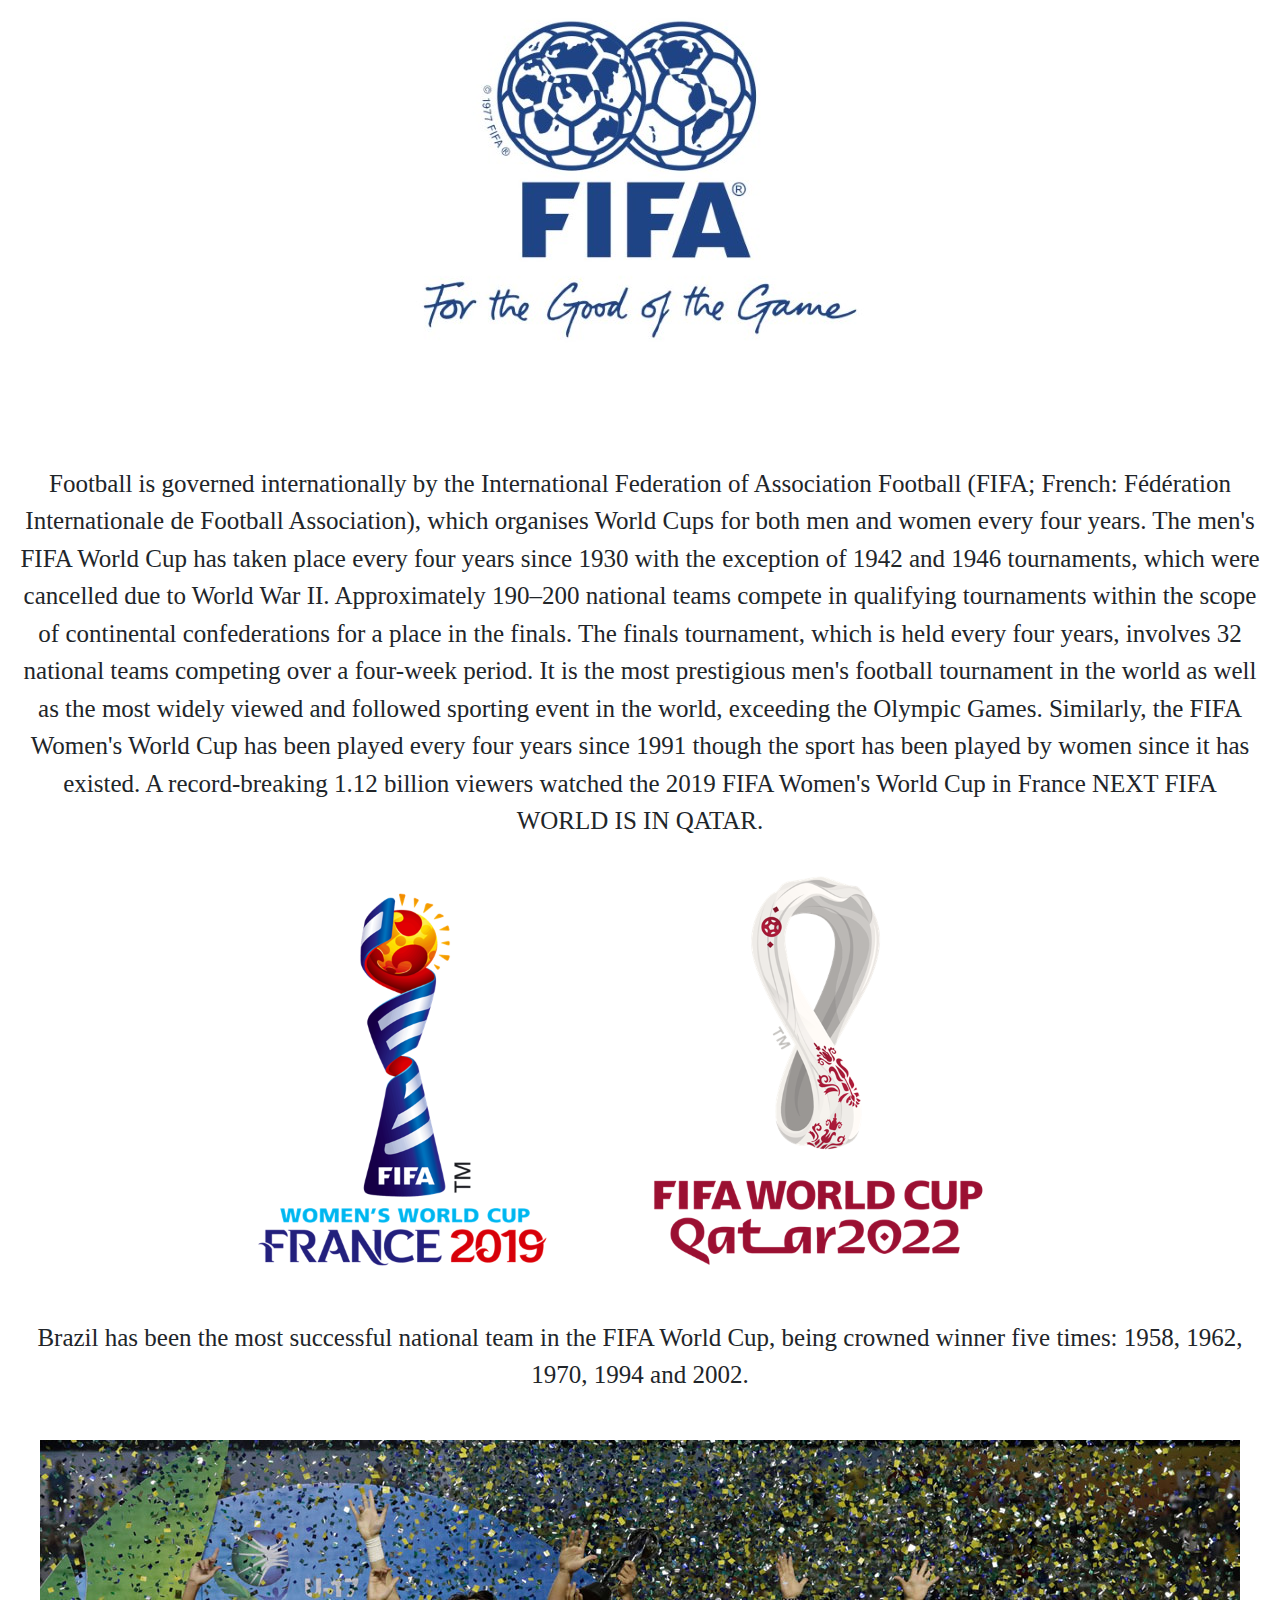
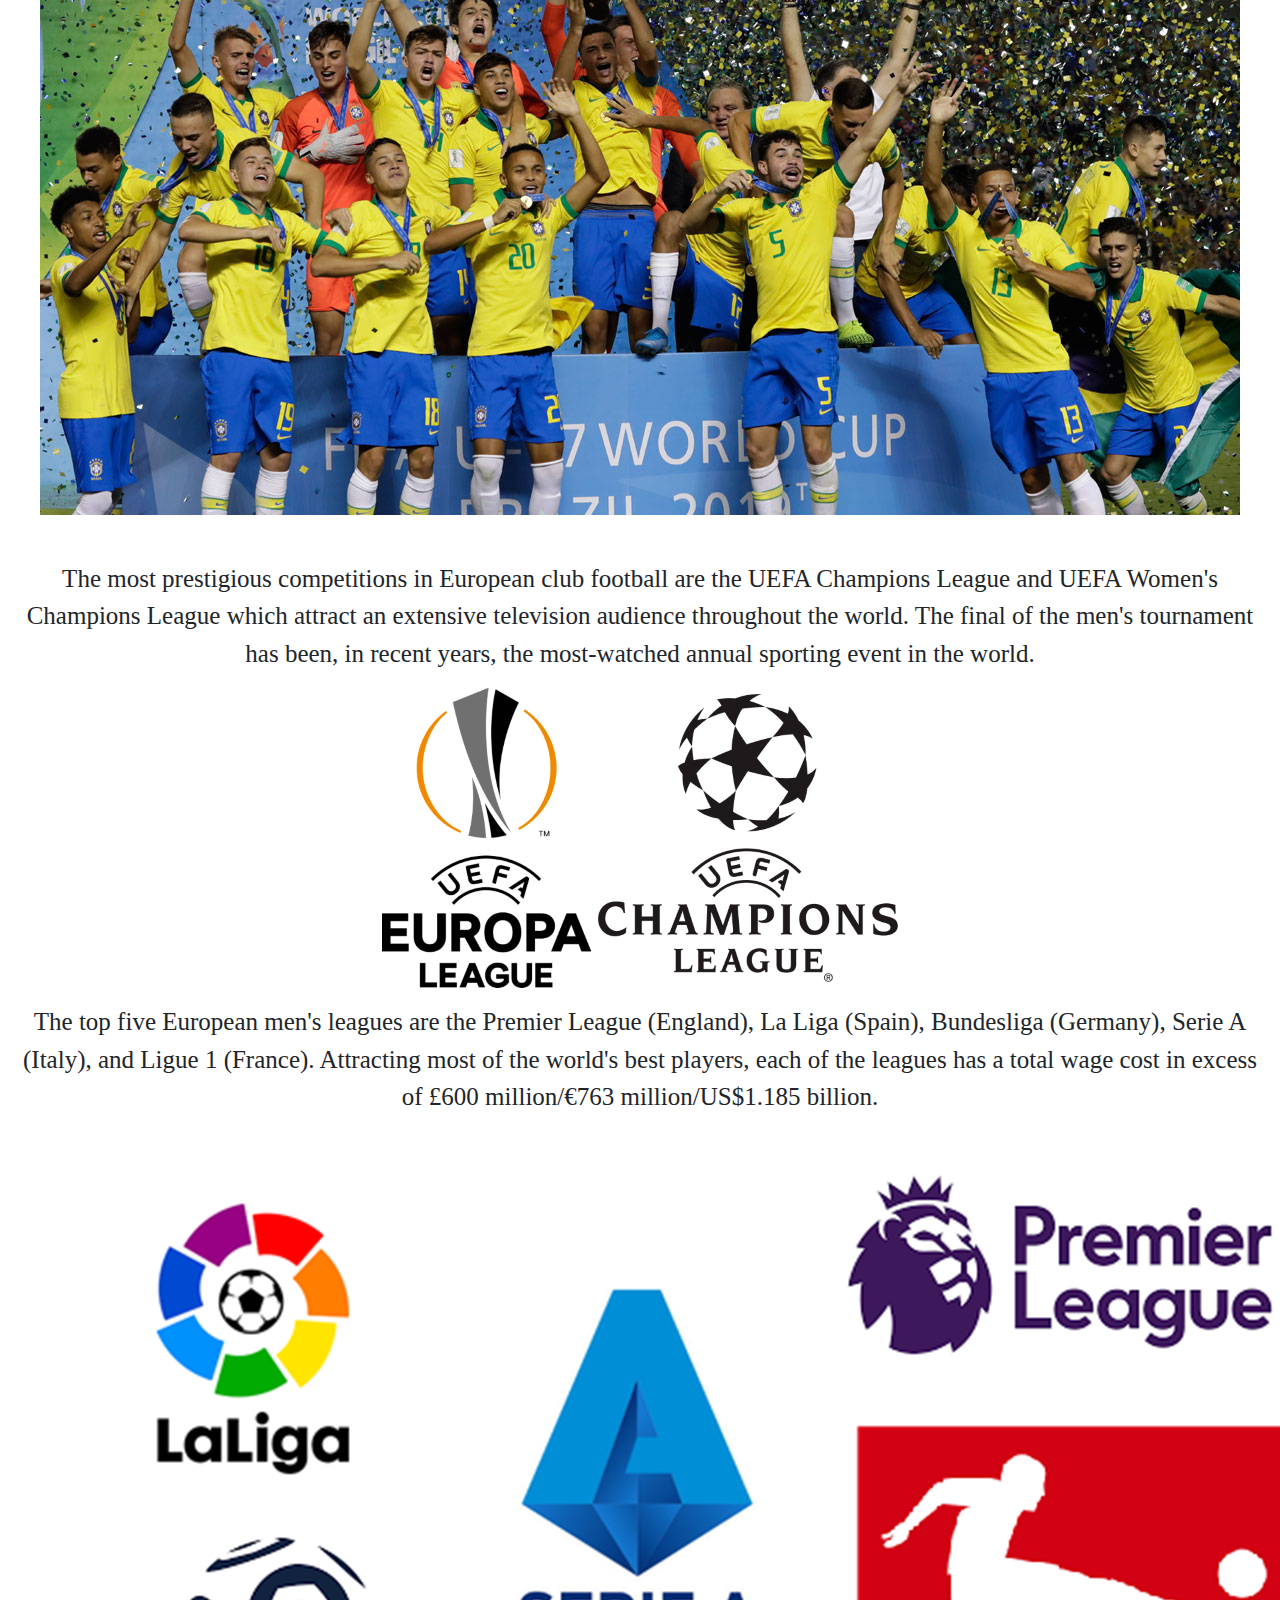
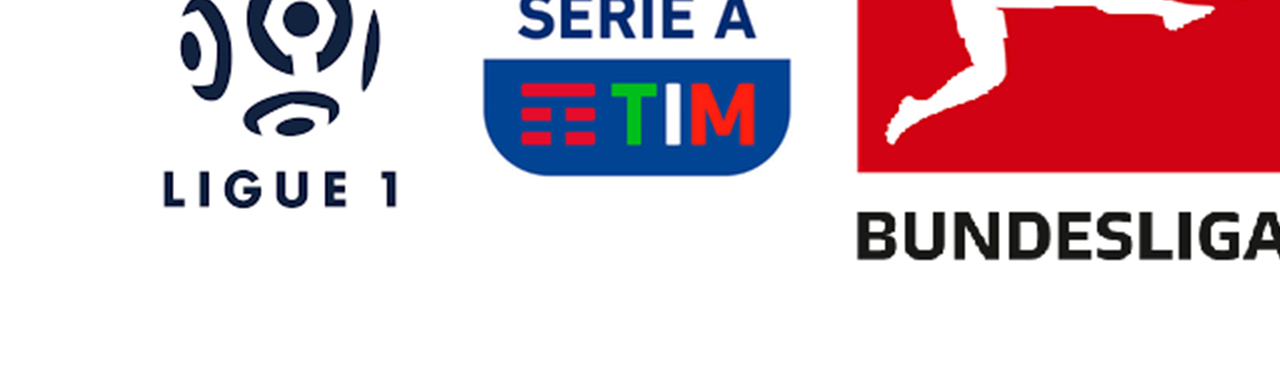
<file: blog5.html>
<!DOCTYPE html>
<html lang="en">
<head>
    <meta charset="UTF-8">
    <meta http-equiv="X-UA-Compatible" content="IE=edge">
    <meta name="viewport" content="width=device-width, initial-scale=1.0">
    <title>Blog Page</title>
    <meta charset="utf-8">
    <meta name="viewport" content="width=device-width, initial-scale=1">

    <link rel="apple-touch-icon" href="assets/img/apple-icon.png">
    <link rel="shortcut icon" type="image/x-icon" href="#">

    <link rel="stylesheet" href="assets/css/bootstrap.min.css">
    <link rel="stylesheet" href="assets/css/templatemo.css">
    <link rel="stylesheet" href="assets/css/custom.css">

    <!-- Load fonts style after rendering the layout styles -->
    <link rel="stylesheet" href="https://fonts.googleapis.com/css2?family=Roboto:wght@100;200;300;400;500;700;900&display=swap">
    <link rel="stylesheet" href="assets/css/fontawesome.min.css">

</head>
<body>
    <!-- header -->
    <nav class="navbar navbar-expand-lg navbar-light shadow">
        <div class="container d-flex justify-content-between align-items-center">
            <a class="navbar-brand" href="home.html">
                <div class="logo-image">
                      <img src="assets/images/logo.png" class="img-fluid">
                </div>
          </a>
            <a class="navbar-brand text-success logo h1 align-self-center" style="padding-right: 600px;">
            Blog
            </a>        
    </nav>
    <div class="post1">
       
        
    <h1>FOOTBALL AS A GAME</h1>
    <h5>By Satyasadhan Banerjee</h5>
    <br>
    <br>
    <br>

    <img src="assets/images/fb1.jpg">

    <br>
    <br>
    <br>
    <br>

    <p>
        Football is a team sport played between two teams of 11 players. It is played by approximately 250 million players in over 200 countries and dependencies, making it the world's most popular sport. The game is played on a rectangular field called a pitch with a goal at each end.  <br>
        <br>
        <p>Football is played in accordance with a set of rules known as the Laws of the Game. The ball is 68–70 cm (27–28 in) in circumference and known as the football. 
            Players are not allowed to touch the ball with their hands while it is in play, except for the goalkeepers within the penalty area. Other players mainly use 
            their feet to strike or pass the ball, but may also use any other part of their body except their arms. 
            The team that has scored more goals at the end of the game is the winner, if both teams have scored an equal number of 
            goals either a draw is declared or the game goes into extra time or a penalty shootout depending on the format of the competition. Each team is led by a 
            captain who has only one official responsibility as mandated by the Laws of the Game: to represent their team in the coin toss prior to kick-off or penalty kicks.
            </p>
     <img src="assets/images/fb2.jpg">

     <br>
     <br>
     <br>
     <br>
    <p>
        Football is governed internationally by the International Federation of Association Football (FIFA; French: Fédération Internationale de Football Association), 
        which organises World Cups for both men and women every four years. The men's FIFA World Cup has taken place every four years since 1930 with the exception of 1942 
        and 1946 tournaments, which were cancelled due to World War II. Approximately 190–200 national teams compete in qualifying tournaments within the scope of continental
         confederations for a place in the finals. The finals tournament, which is held every four years, involves 32 national teams competing over a four-week period. It is
          the most prestigious men's football tournament in the world as well as the most widely viewed and followed sporting event in the world, exceeding the Olympic Games. 
          Similarly, the FIFA Women's World Cup has been played every four years since 1991 though the sport has been played by women since it has existed. A record-breaking
           1.12 billion viewers watched the 2019 FIFA Women's World Cup in France NEXT FIFA WORLD IS IN QATAR. 
    </p>
     
    <img src="assets/images/fb3.png">
    <br>
    <br>
    <br>
    <p>Brazil has been the most successful national team in the FIFA World Cup, being crowned winner five times: 1958, 1962, 1970, 1994 and 2002.</p>
    <br>
    <br>
    <img src="assets/images/fb4.jpg">   
    <br>
    <br>
    <br>
    <br>
    <p>The most prestigious competitions in European club football are the UEFA Champions League and UEFA Women's Champions League which attract an extensive
         television audience throughout the world. 
        The final of the men's tournament has been, in recent years, the most-watched annual sporting event in the world.</p>
    <div>
        <img src="assets/images/fb5.png">
        <img src="assets/images/fb6.png">
    </div>
    <br>
<p>The top five European men's leagues are the Premier League (England), La Liga (Spain), Bundesliga (Germany), Serie A (Italy),
     and Ligue 1 (France). Attracting most of the world's best players, each of the leagues has a total wage cost in excess of
      £600 million/€763 million/US$1.185 billion.  </p>

      <img src="assets/images/fb7.png">
    </div>
    </body>
    </html>
</file>
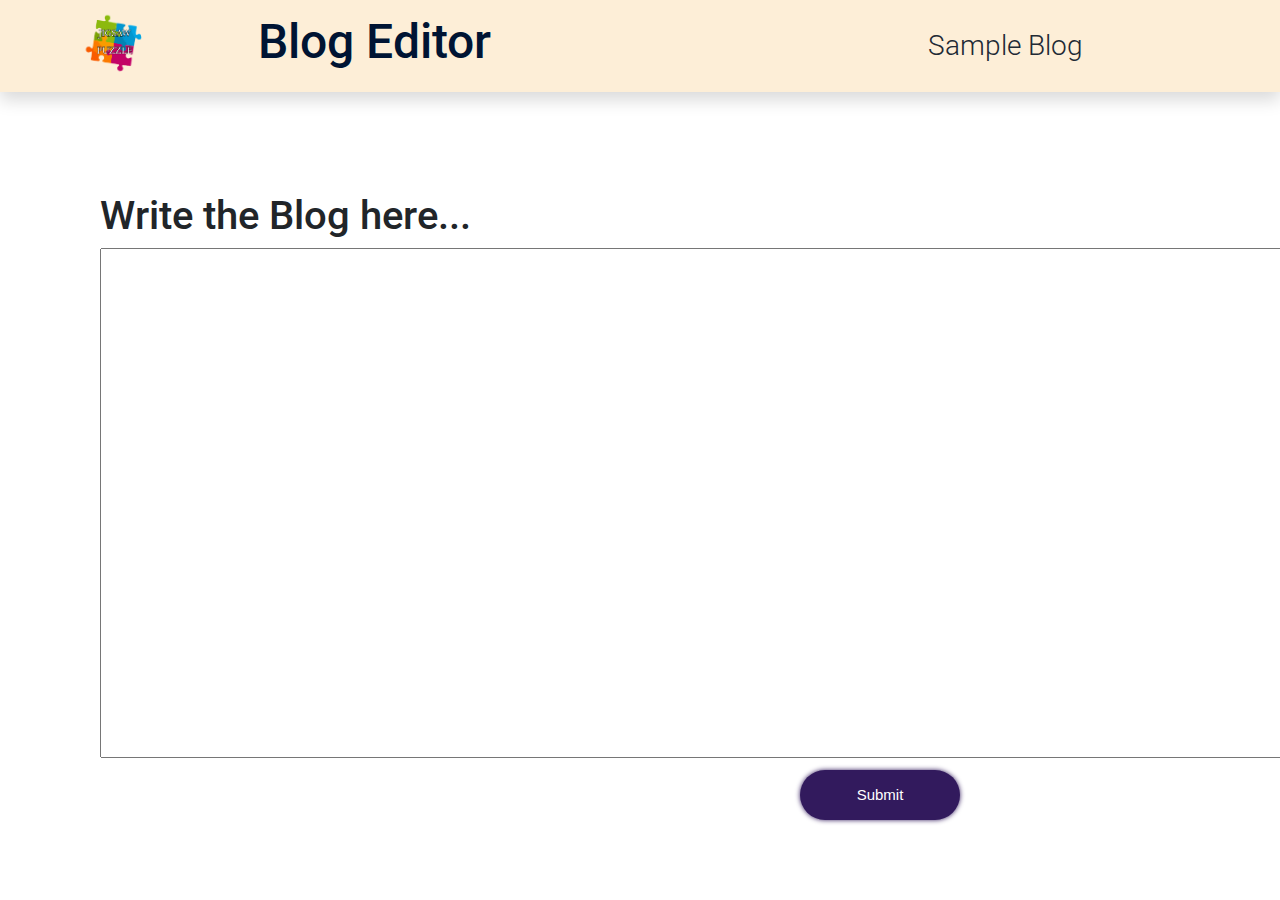
<file: blog_page.html>
<!DOCTYPE html>
<html lang="en">
<head>
    <meta charset="UTF-8">
    <meta http-equiv="X-UA-Compatible" content="IE=edge">
    <meta name="viewport" content="width=device-width, initial-scale=1.0">
    <title>Blog Editor</title>
    <meta charset="utf-8">
    <meta name="viewport" content="width=device-width, initial-scale=1">

    <link rel="apple-touch-icon" href="assets/img/apple-icon.png">
    <link rel="shortcut icon" type="image/x-icon" href="#">

    <link rel="stylesheet" href="assets/css/bootstrap.min.css">
    <link rel="stylesheet" href="assets/css/templatemo.css">
    <link rel="stylesheet" href="assets/css/custom.css">

    <!-- Load fonts style after rendering the layout styles -->
    <link rel="stylesheet" href="https://fonts.googleapis.com/css2?family=Roboto:wght@100;200;300;400;500;700;900&display=swap">
    <link rel="stylesheet" href="assets/css/fontawesome.min.css">

</head>
<body>
    <!-- header -->
    <nav class="navbar navbar-expand-lg navbar-light shadow">
        <div class="container d-flex justify-content-between align-items-center">
            <a class="navbar-brand" href="home.html">
                <div class="logo-image">
                      <img src="assets/images/logo.png" class="img-fluid">
                </div>
          </a>
            <a class="navbar-brand text-success logo h1 align-self-center" style="padding-left: 100px;" >
               Blog Editor
            </a>

            <button class="navbar-toggler border-0" type="button" data-bs-toggle="collapse" data-bs-target="#templatemo_main_nav" aria-controls="navbarSupportedContent" aria-expanded="false" aria-label="Toggle navigation">
                <span class="navbar-toggler-icon"></span>
            </button>

            <div class="align-self-center collapse navbar-collapse flex-fill  d-lg-flex justify-content-lg-between" id="templatemo_main_nav">
                <div class="flex-fill">
                    <ul class="nav navbar-nav d-flex justify-content-between mx-lg-auto">
                        <li class="nav-item">
                            <a class="nav-link" href="sample-blog.html" style="padding-left: 350px;">Sample Blog</a>
                        </li>
                       
                    </ul>
               
            </div>

        </div>
    </nav>

    <form class="form">
        <h1>Write the Blog here...</h1>
        <textarea rows="12" cols="120" name="address" id="address"></textarea>
        <a class="but1"href="blog_page.html"><button class="custom-btn btn-1">Submit</button></a>
    </form>



    </body>
    </html>
</file>
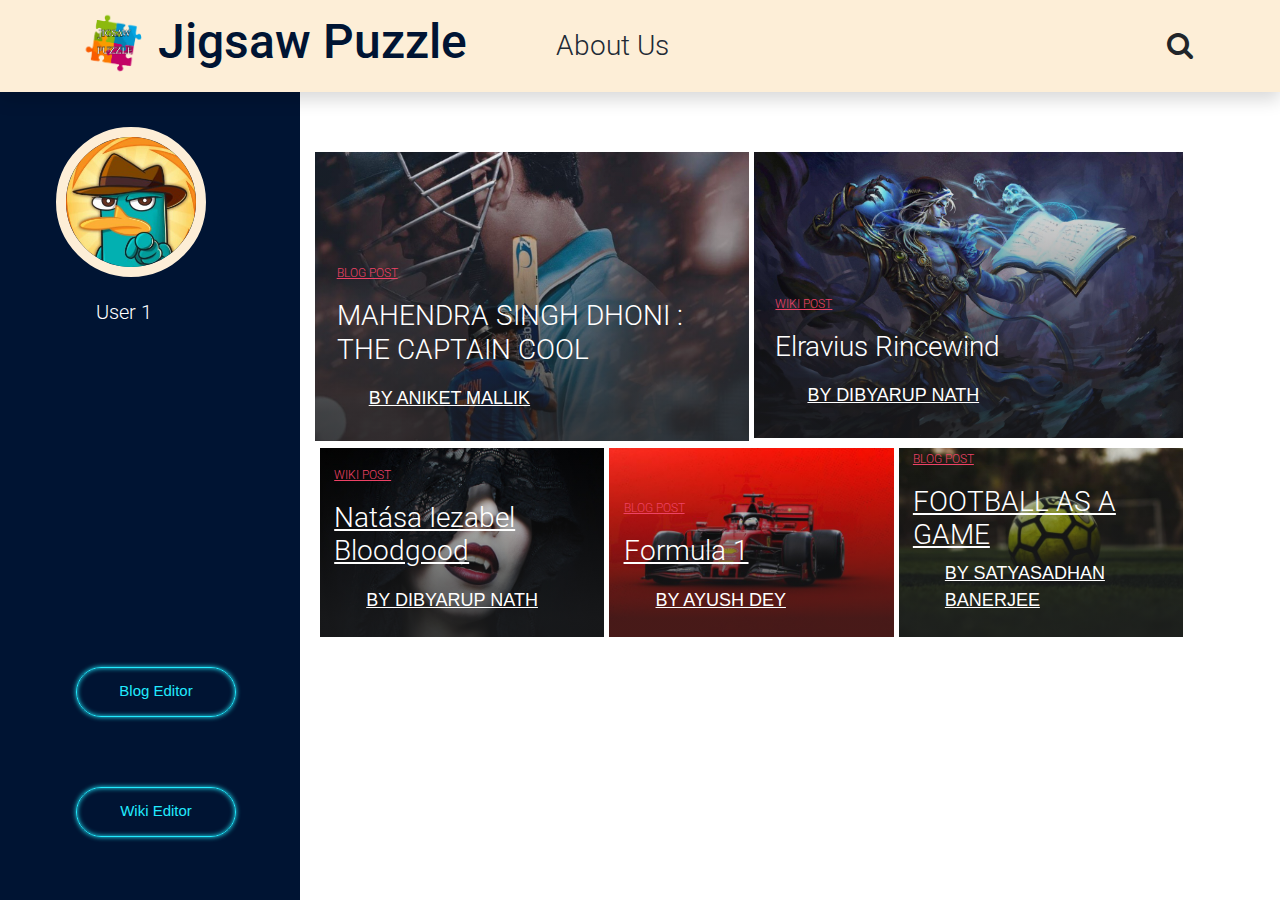
<file: home.html>
<!DOCTYPE html>
<html lang="en">
<head>
    <meta charset="UTF-8">
    <meta http-equiv="X-UA-Compatible" content="IE=edge">
    <meta name="viewport" content="width=device-width, initial-scale=1.0">
    <title>Homepage</title>
    <meta charset="utf-8">
    <meta name="viewport" content="width=device-width, initial-scale=1">

    <link href="https://fonts.googleapis.com/css?family=Montserrat:400,700%7CMuli:400,700" rel="stylesheet">

    <link rel="apple-touch-icon" href="assets/img/apple-icon.png">
    <link rel="shortcut icon" type="image/x-icon" href="#">
    <link rel="stylesheet" href="assets/css/custom.css">
    <link rel="stylesheet" href="assets/css/bootstrap.min.css">
    <link rel="stylesheet" href="assets/css/templatemo.css">
    

    <!-- Load fonts style after rendering the layout styles -->
    <link rel="stylesheet" href="https://fonts.googleapis.com/css2?family=Roboto:wght@100;200;300;400;500;700;900&display=swap">
    <link rel="stylesheet" href="assets/css/fontawesome.min.css">
    <link rel="stylesheet" href="assets/css/font-awesome.min.css">

</head>
<body>
    <!-- header -->
    <nav class="navbar navbar-expand-lg navbar-light shadow">
        <div class="container d-flex justify-content-between align-items-center">
            <a class="navbar-brand" href="home.html">
                <div class="logo-image">
                      <img src="assets/images/logo.png" class="img-fluid">
                </div>
          </a>
            <a class="navbar-brand text-success logo h1 align-self-center" href="home.html">
                Jigsaw Puzzle
            </a>

            <button class="navbar-toggler border-0" type="button" data-bs-toggle="collapse" data-bs-target="#templatemo_main_nav" aria-controls="navbarSupportedContent" aria-expanded="false" aria-label="Toggle navigation">
                <span class="navbar-toggler-icon"></span>
            </button>

            <div class="align-self-center collapse navbar-collapse flex-fill  d-lg-flex justify-content-lg-between" id="templatemo_main_nav">
                <div class="flex-fill">
                    <ul class="nav navbar-nav d-flex justify-content-between mx-lg-auto">
                        <li class="nav-item">
                            <a class="nav-link" href="about.html">About Us</a>
                        </li>
                       
                    </ul>
                </div>
                <div class="navbar align-self-center d-flex">
                    <div class="d-lg-none flex-sm-fill mt-3 mb-4 col-7 col-sm-auto pr-3">
                        <div class="input-group">
                            <input type="text" class="form-control" id="inputMobileSearch" placeholder="Search ...">
                            <div class="input-group-text">
                                <i class="fa fa-fw fa-search"></i>
                            </div>
                        </div>
                    </div>
                    <a class="nav-icon d-none d-lg-inline" href="#" data-bs-toggle="modal" data-bs-target="#templatemo_search">
                        <i class="fa fa-fw fa-search text-dark mr-2"></i>
                    </a>
                
                </div>
            </div>

        </div>
    </nav>
    	
 <!-- Side navigation -->
 <div class="sidenav" style="margin: 0;">
    <a><img src="assets/images/profile.jpg"  style="height:150px; border-radius: 50%; border: 10px solid #FDEED7;" alt="Profile Pic"></a>
    <a  style="position: relative; left: 40px;color: #fff; font-size:20px;">User 1</a>
    <div class="butnav">
        <a href="blog_page.html"><button class="custom-btn btn-11">Blog Editor</button></a>
        <a href="wiki_blog.html"><button class="custom-btn btn-11" style="margin-top: 50px;">Wiki Editor</button></a>
         </div>
</div>

<!-- close Header -->
       <!-- Modal -->
       <div class="modal fade bg-white" id="templatemo_search" tabindex="-1" role="dialog" aria-labelledby="exampleModalLabel" aria-hidden="true">
        <div class="modal-dialog modal-lg" role="document">
            <div class="w-100 pt-1 mb-5 text-right">
                <button type="button" class="btn-close" data-bs-dismiss="modal" aria-label="Close"></button>
            </div>
            <form action="" method="get" class="modal-content modal-body border-0 p-0">
                <div class="input-group mb-2">
                    <input type="text" class="form-control" id="inputModalSearch" name="q" placeholder="Search ...">
                    <button type="submit" class="input-group-text bg-success text-light">
                        <i class="fa fa-fw fa-search text-white"></i>
                    </button>
                </div>
            </form>
        </div>
    </div>

    
	<!-- SECTION -->
	<div class="section">
		<!-- container -->
		<div class="container">
			<!-- row -->
			<div id="hot-post" class="row hot-post">
				<div class="col-md-6 hot-post-left">
					<!-- post -->
					<div class="post post-thumb">
						<a class="post-img" href="blog1.html"><img src="assets/images/dhoni.jpg" alt=""></a>
						<div class="post-body">
							<div class="post-category">
								<a href="">Blog Post</a>
							</div>
							<h3 class="post-title title-lg"><a>MAHENDRA SINGH DHONI : THE CAPTAIN COOL</a></h3>
							<ul class="post-meta">
							<li><a class="author">By Aniket Mallik</a></li>
								
							</ul>
						</div>
					</div>
					<!-- /post -->
				</div>
                
                <div class="col-md-6 hot-post-right">
					<!-- post -->
					<div class="post post-thumb">
						<a class="post-img" href="blog4.html"><img src="assets/images/wizard.jpg" alt=""></a>
						<div class="post-body">
							<div class="post-category">
								<a href="">Wiki Post</a>
							</div>
							<h3 class="post-title title-lg"><a>Elravius Rincewind</a></h3>
							<ul class="post-meta">
							<li><a class="author">By Dibyarup Nath </a></li>
								
							</ul>
						</div>
					</div>
					<!-- /post -->
				</div>



				<div class="col-md-4 hot-post-right">
					<!-- post -->
					<div class="post post-thumb">
						<a class="post-img" href="blog2.html"><img src="assets/images/post-vimpire.jpg" alt=""></a>
						<div class="post-body">
							<div class="post-category">
								<a href="">Wiki Post</a>
							</div>
							<h3 class="post-title"><a href="blog-post.html">Natása Iezabel Bloodgood</a></h3>
							<ul class="post-meta">
								<li><a class="author">By Dibyarup Nath</a></li>
								
							</ul>
						</div>
					</div>
					<!-- /post -->
                </div>
                <div class="col-md-4 hot-post-right">
					<!-- post -->
					<div class="post post-thumb">
						<a class="post-img" href="blog3.html"><img src="assets/images/formula.jpg" alt=""></a>
						<div class="post-body">
							<div class="post-category">
								<a href="">Blog Post</a>
								
							</div>
							<h3 class="post-title"><a href="blog-post.html">Formula 1</a></h3>
							<ul class="post-meta">
								<li><a class="author">By Ayush Dey</a></li>
								
							</ul>
						</div>
					</div>
					<!-- /post -->
                    </div>
                    <div class="col-md-4 hot-post-right">
                        <!-- post -->
                        <div class="post post-thumb">
                            <a class="post-img" href="blog5.html"><img src="assets/images/fb.jpg" alt=""></a>
                            <div class="post-body">
                                <div class="post-category">
                                    <a href="">Blog Post</a>
                                    
                                </div>
                                <h3 class="post-title"><a href="blog-post.html">FOOTBALL AS A GAME</a></h3>
                                <ul class="post-meta">
                                    <li><a class="author">By Satyasadhan Banerjee</a></li>
                                    
                                </ul>
                            </div>
                        </div>
                        <!-- /post -->
                        </div>
				</div>
			</div>
			<!-- /row -->
		</div>
						
    

  
</body>
</html>
</file>
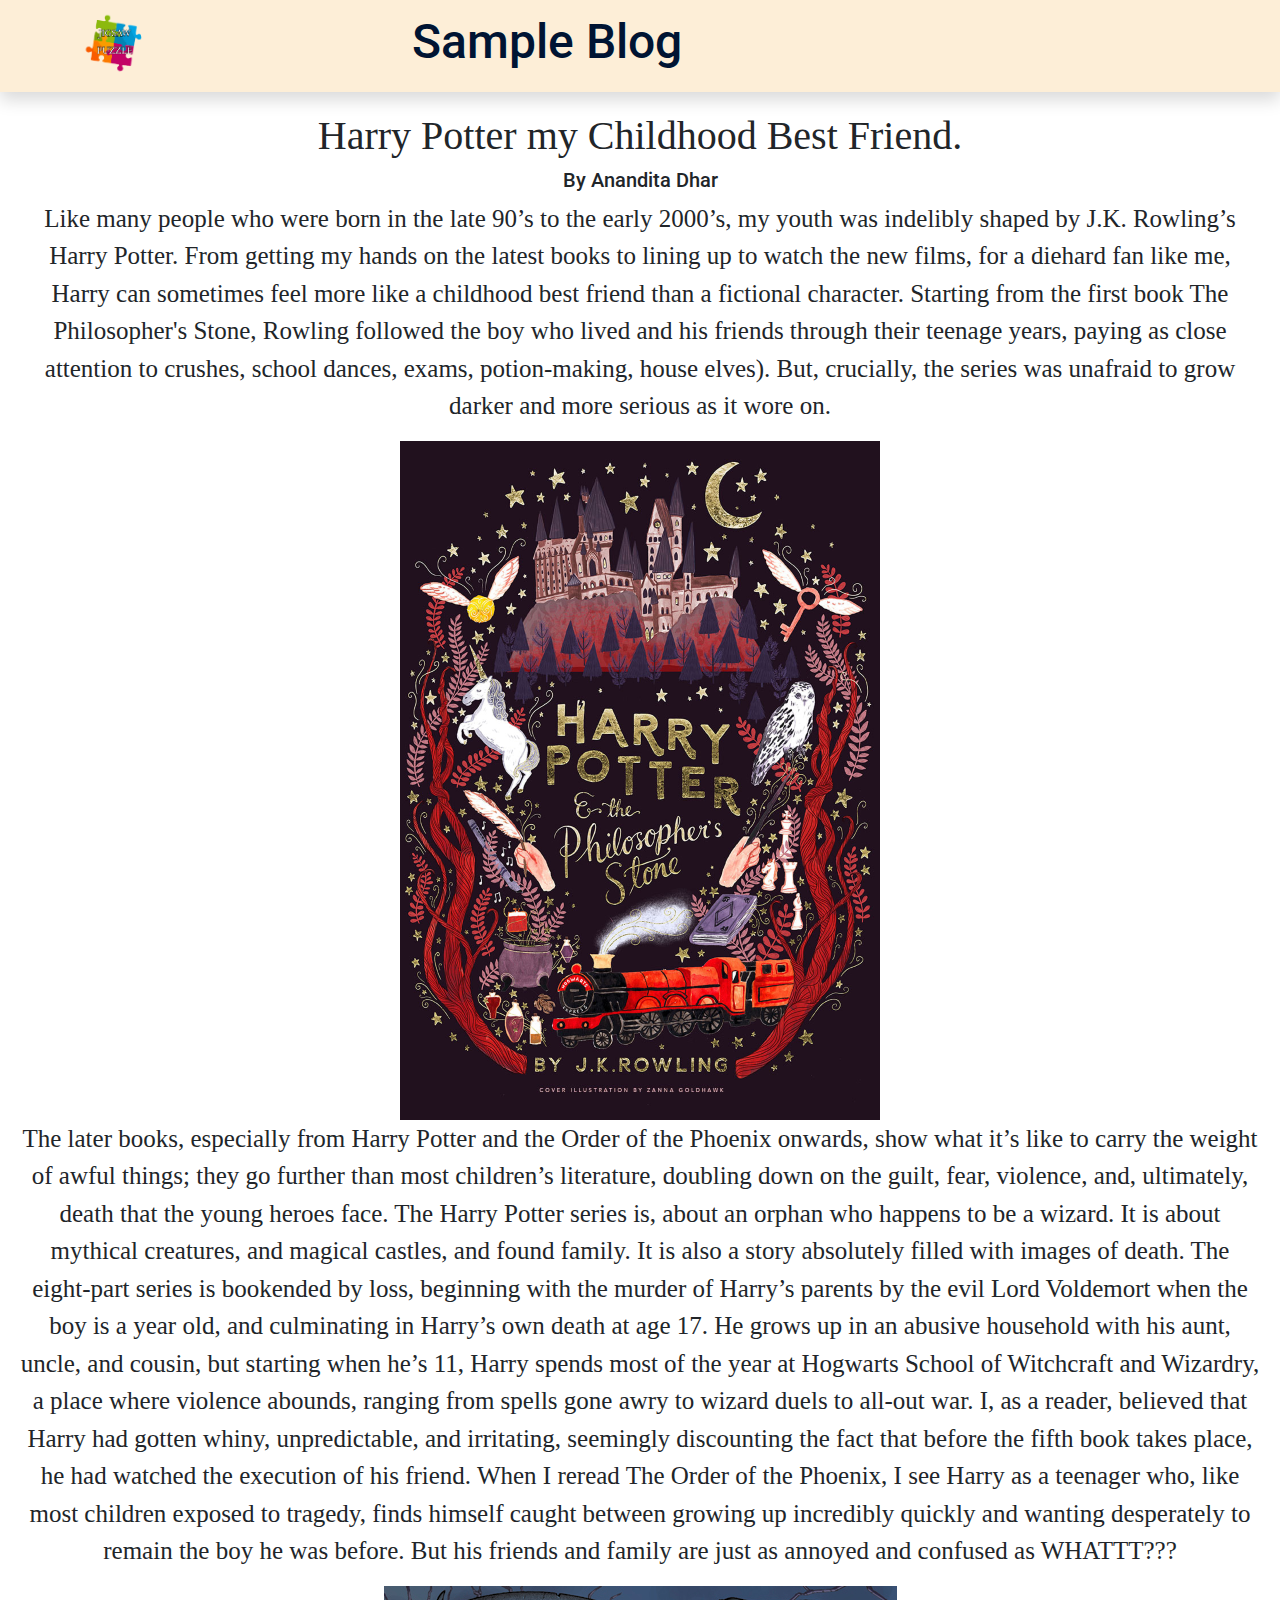
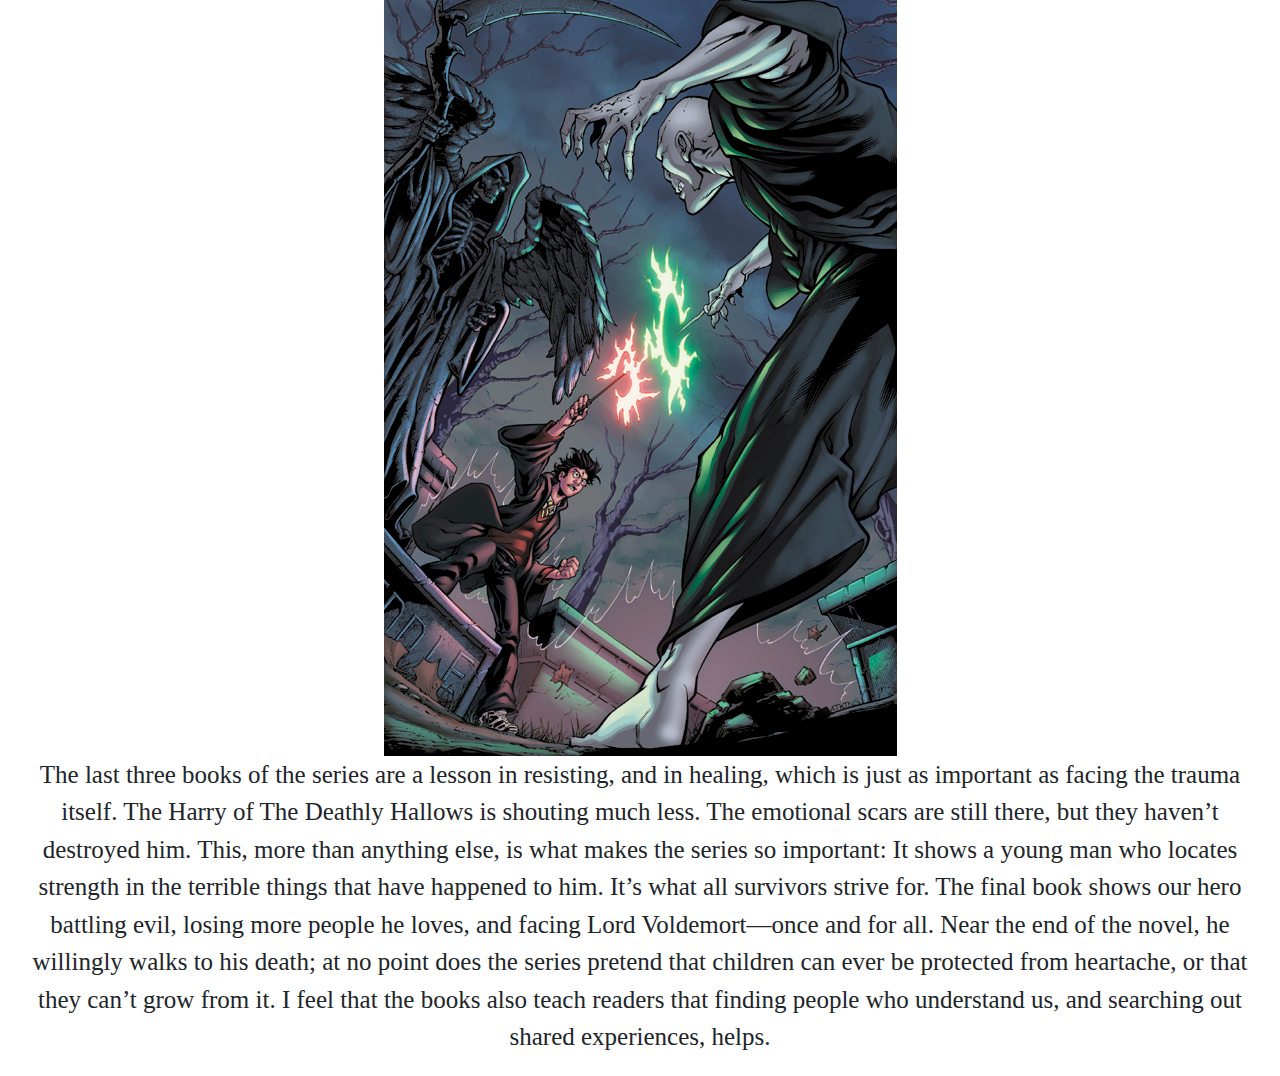
<file: sample-blog.html>
<!DOCTYPE html>
<html lang="en">
<head>
    <meta charset="UTF-8">
    <meta http-equiv="X-UA-Compatible" content="IE=edge">
    <meta name="viewport" content="width=device-width, initial-scale=1.0">
    <title>Blog Page</title>
    <meta charset="utf-8">
    <meta name="viewport" content="width=device-width, initial-scale=1">

    <link rel="apple-touch-icon" href="assets/img/apple-icon.png">
    <link rel="shortcut icon" type="image/x-icon" href="#">

    <link rel="stylesheet" href="assets/css/bootstrap.min.css">
    <link rel="stylesheet" href="assets/css/templatemo.css">
    <link rel="stylesheet" href="assets/css/custom.css">

    <!-- Load fonts style after rendering the layout styles -->
    <link rel="stylesheet" href="https://fonts.googleapis.com/css2?family=Roboto:wght@100;200;300;400;500;700;900&display=swap">
    <link rel="stylesheet" href="assets/css/fontawesome.min.css">

</head>
<body>
    <!-- header -->
    <nav class="navbar navbar-expand-lg navbar-light shadow">
        <div class="container d-flex justify-content-between align-items-center">
            <a class="navbar-brand" href="home.html">
                <div class="logo-image">
                      <img src="assets/images/logo.png" class="img-fluid">
                </div>
          </a>
            <a class="navbar-brand text-success logo h1 align-self-center" style="padding-right: 500px;">
              Sample Blog
            </a>        
    </nav>
    <div class="post1">
    <h1>Harry Potter my Childhood Best Friend.</h1>
    <h5>By Anandita Dhar</h5>
    <p>Like many people who were born in the late 90’s to the early 2000’s, my youth was indelibly shaped by J.K. Rowling’s Harry Potter. From getting my hands on the latest books to lining up to watch the new films, for a diehard fan like me, Harry can sometimes feel more like a childhood best friend than a fictional character.
        Starting from the first book The Philosopher's Stone, Rowling followed the boy who lived and his friends through their teenage years, paying as close attention to crushes, school dances, exams, potion-making, house elves). But, crucially, the series was unafraid to grow darker and more serious as it wore on. 
        </p>
        <img src="assets/images/pos1.png">
    <p>The later books, especially from Harry Potter and the Order of the Phoenix onwards, show what it’s like to carry the weight of awful things; they go further than most children’s literature, doubling down on the guilt, fear, violence, and, ultimately, death that the young heroes face.
        The Harry Potter series is, about an orphan who happens to be a wizard. It is about mythical creatures, and magical castles, and found family. It is also a story absolutely filled with images of death. The eight-part series is bookended by loss, beginning with the murder of Harry’s parents by the evil Lord Voldemort when the boy is a year old, and culminating in Harry’s own death at age 17. 
     He grows up in an abusive household with his aunt, uncle, and cousin, but starting when he’s 11, Harry spends most of the year at Hogwarts School of Witchcraft and Wizardry, a place where violence abounds, ranging from spells gone awry to wizard duels to all-out war. I, as a reader, believed that Harry had gotten whiny, unpredictable, and irritating, seemingly discounting the fact that before the fifth book takes place, he had watched the execution of his friend. When I reread The Order of the Phoenix, I see Harry as a teenager who, like most children exposed to tragedy, finds himself caught between growing up incredibly quickly and wanting desperately to remain the boy he was before. But his friends and family are just as annoyed and confused as WHATTT???
     </p>
     <img src="assets/images/pos2.jpg">
     <p> The last three books of the series are a lesson in resisting, and in healing, which is just as important as facing the trauma itself. The Harry of The Deathly Hallows is shouting much less. The emotional scars are still there, but they haven’t destroyed him. This, more than anything else, is what makes the series so important: It shows a young man who locates strength in the terrible things that have happened to him. It’s what all survivors strive for. The final book shows our hero battling evil, losing more people he loves, and facing Lord Voldemort—once and for all. Near the end of the novel, he willingly walks to his death; at no point does the series pretend that children can ever be protected from heartache, or that they can’t grow from it.
        I feel that the books also teach readers that finding people who understand us, and searching out shared experiences, helps.
   </p>
    </div>
    </body>
    </html>
</file>
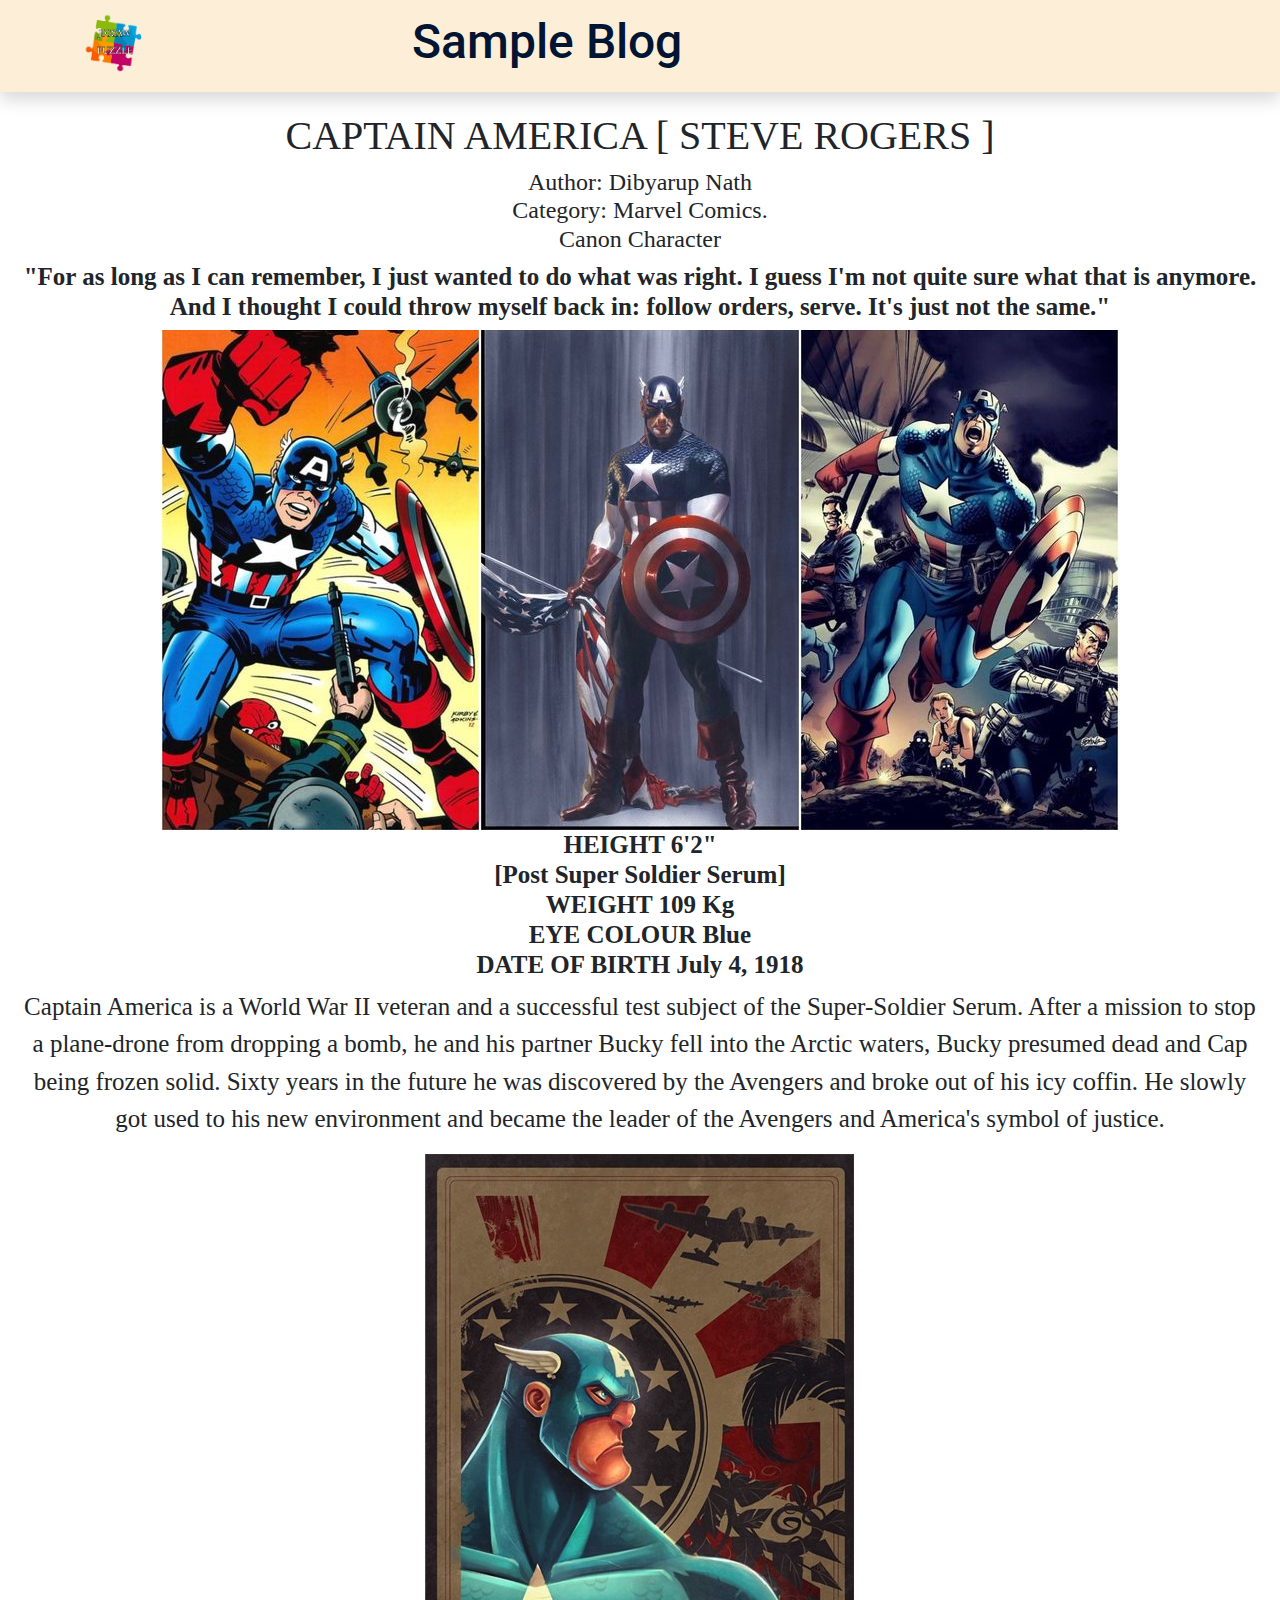
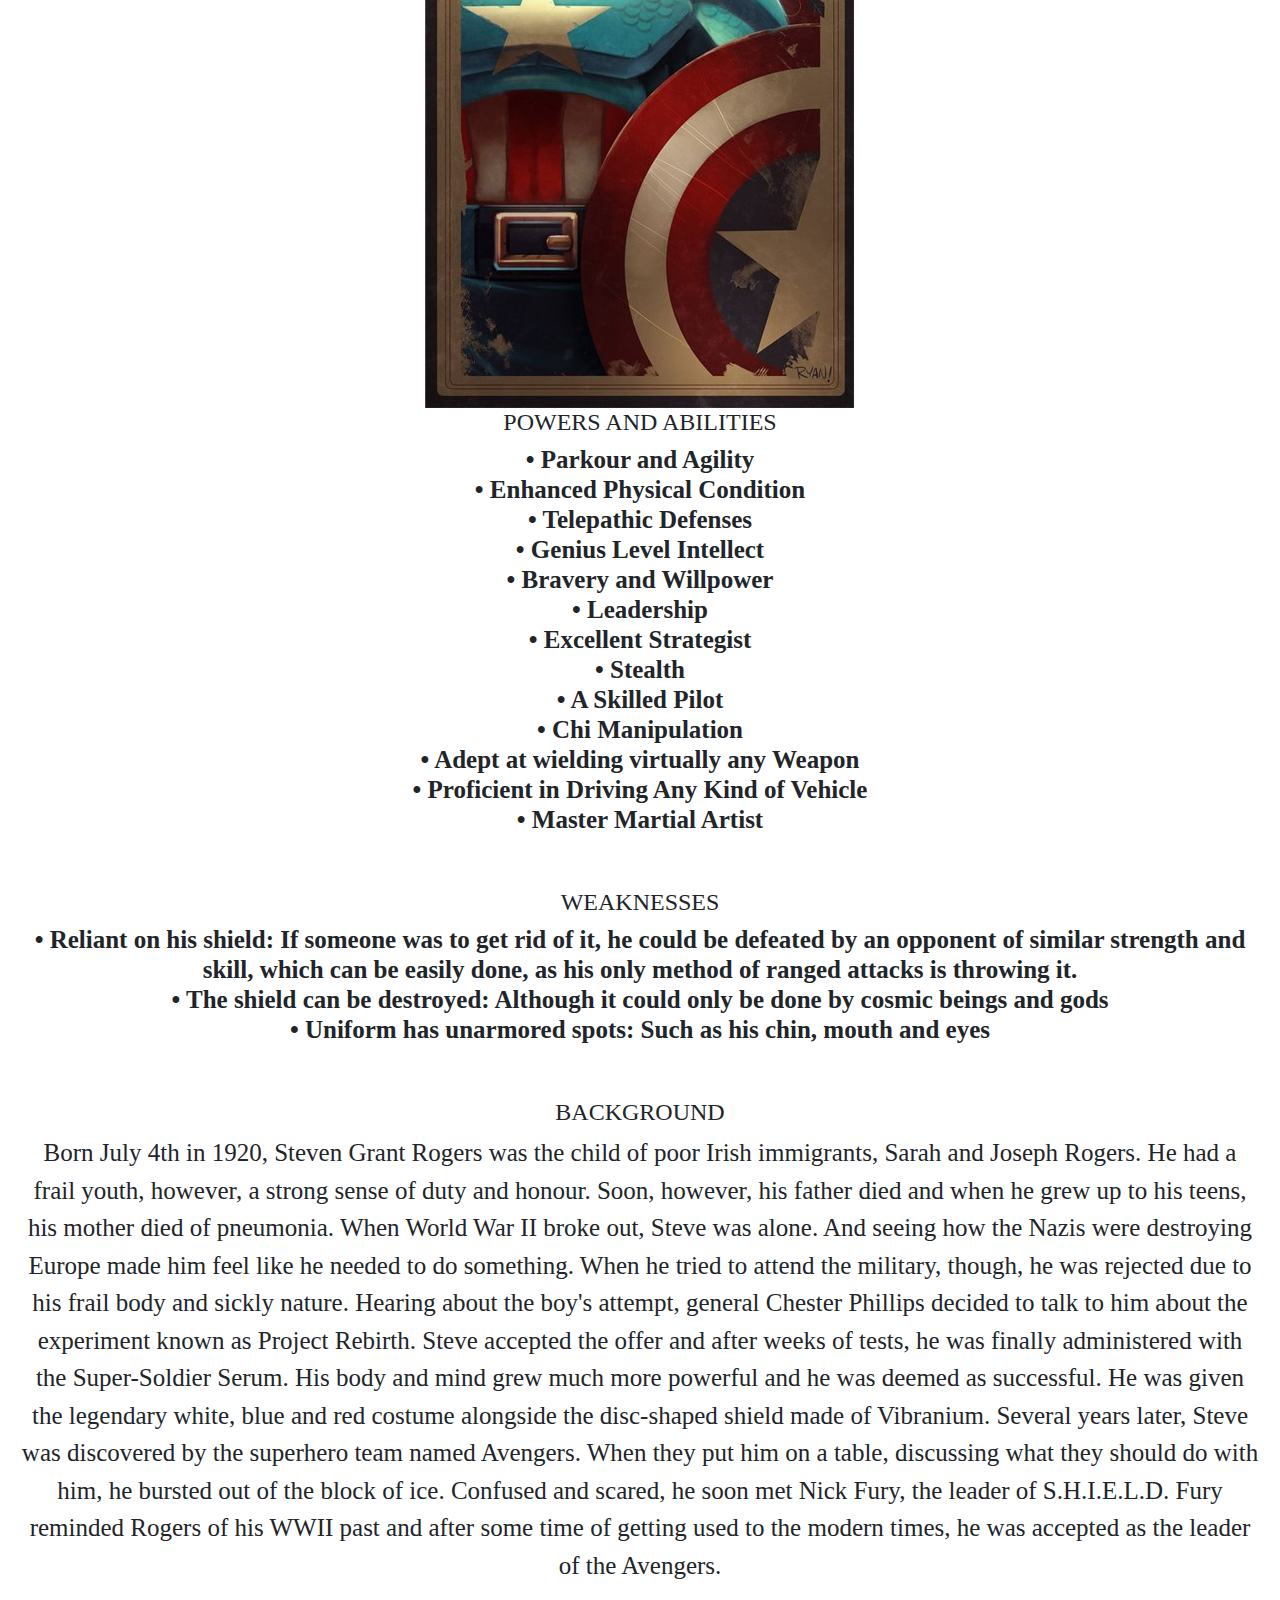
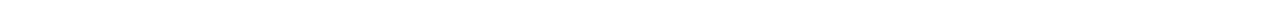
<file: sample_wiki.html>
<!DOCTYPE html>
<html lang="en">
<head>
    <meta charset="UTF-8">
    <meta http-equiv="X-UA-Compatible" content="IE=edge">
    <meta name="viewport" content="width=device-width, initial-scale=1.0">
    <title>Wiki Page</title>
    <meta charset="utf-8">
    <meta name="viewport" content="width=device-width, initial-scale=1">

    <link rel="apple-touch-icon" href="assets/img/apple-icon.png">
    <link rel="shortcut icon" type="image/x-icon" href="#">

    <link rel="stylesheet" href="assets/css/bootstrap.min.css">
    <link rel="stylesheet" href="assets/css/templatemo.css">
    <link rel="stylesheet" href="assets/css/custom.css">

    <!-- Load fonts style after rendering the layout styles -->
    <link rel="stylesheet" href="https://fonts.googleapis.com/css2?family=Roboto:wght@100;200;300;400;500;700;900&display=swap">
    <link rel="stylesheet" href="assets/css/fontawesome.min.css">

</head>
<body>
    <!-- header -->
    <nav class="navbar navbar-expand-lg navbar-light shadow">
        <div class="container d-flex justify-content-between align-items-center">
            <a class="navbar-brand" href="home.html">
                <div class="logo-image">
                      <img src="assets/images/logo.png" class="img-fluid">
                </div>
          </a>
            <a class="navbar-brand text-success logo h1 align-self-center" style="padding-right: 500px;">
              Sample Blog
            </a>        
    </nav>
    <div class="post2">
    <h1>CAPTAIN AMERICA [ STEVE ROGERS ]</h1>
    <h4>Author: Dibyarup Nath <br>
        Category: Marvel Comics. <br>
        Canon Character
        </h4>
        <h5>"For as long as I can remember, I just wanted to do what was right. I guess I'm not quite sure what that is anymore. And I thought I could throw myself back in: follow orders, serve. It's just not the same."</h5>
        <img src="assets/images/pos4.jpg">
        <h5>HEIGHT
        6'2" 
        <br>
        [Post Super Soldier Serum]
        <br>
        WEIGHT
        109 Kg
        <br>
        EYE COLOUR
        Blue
        <br>
        DATE OF BIRTH
        July 4, 1918
        <br>
        </h5>
       
    <p>Captain America is a World War II veteran and a successful test subject of the Super-Soldier Serum. After a mission to stop a plane-drone from dropping a bomb, he and his partner Bucky fell into the Arctic waters, Bucky presumed dead and Cap being frozen solid. Sixty years in the future he was discovered by the Avengers and broke out of his icy coffin. He slowly got used to his new environment and became the leader of the Avengers and America's symbol of justice.
     </p>
     <img src="assets/images/pos3.jpg">
     <h4>POWERS AND ABILITIES</h4>
     <h5>
        •	Parkour and Agility
        <br>
        •	Enhanced Physical Condition 
        <br>
        •	Telepathic Defenses
        <br>
        •	Genius Level Intellect
        <br>
        •	Bravery and Willpower
        <br>
        •	Leadership
        <br>
        •	Excellent Strategist
        <br>
        •	Stealth
        <br>
        •	A Skilled Pilot
        <br>
        •	Chi Manipulation
        <br>
        •	Adept at wielding virtually any Weapon
        <br>
        •	Proficient in Driving Any Kind of Vehicle
        <br>
        •	Master Martial Artist
        </h5>
        <br> <br> <br>
        <h4>WEAKNESSES</h4>

        <h5>•	Reliant on his shield: If someone was to get rid of it, he could be defeated by an opponent of similar strength and skill, which can be easily done, as his only method of ranged attacks is throwing it.
           <br>
            •	The shield can be destroyed: Although it could only be done by cosmic beings and gods
            <br>
            •	Uniform has unarmored spots:  Such as his chin, mouth and eyes
        </h5>
        <br><br><br>

        <h4>BACKGROUND</h4>
     <p> Born July 4th in 1920, Steven Grant Rogers was the child of poor Irish immigrants, Sarah and Joseph Rogers. He had a frail youth, however, a strong sense of duty and honour. Soon, however, his father died and when he grew up to his teens, his mother died of pneumonia. When World War II broke out, Steve was alone. And seeing how the Nazis were destroying Europe made him feel like he needed to do something. When he tried to attend the military, though, he was rejected due to his frail body and sickly nature. Hearing about the boy's attempt, general Chester Phillips decided to talk to him about the experiment known as Project Rebirth.
        Steve accepted the offer and after weeks of tests, he was finally administered with the Super-Soldier Serum. His body and mind grew much more powerful and he was deemed as successful. He was given the legendary white, blue and red costume alongside the disc-shaped shield made of Vibranium.
        Several years later, Steve was discovered by the superhero team named Avengers. When they put him on a table, discussing what they should do with him, he bursted out of the block of ice. Confused and scared, he soon met Nick Fury, the leader of S.H.I.E.L.D. Fury reminded Rogers of his WWII past and after some time of getting used to the modern times, he was accepted as the leader of the Avengers.
        
   </p>
    </div>
    </body>
    </html>
</file>
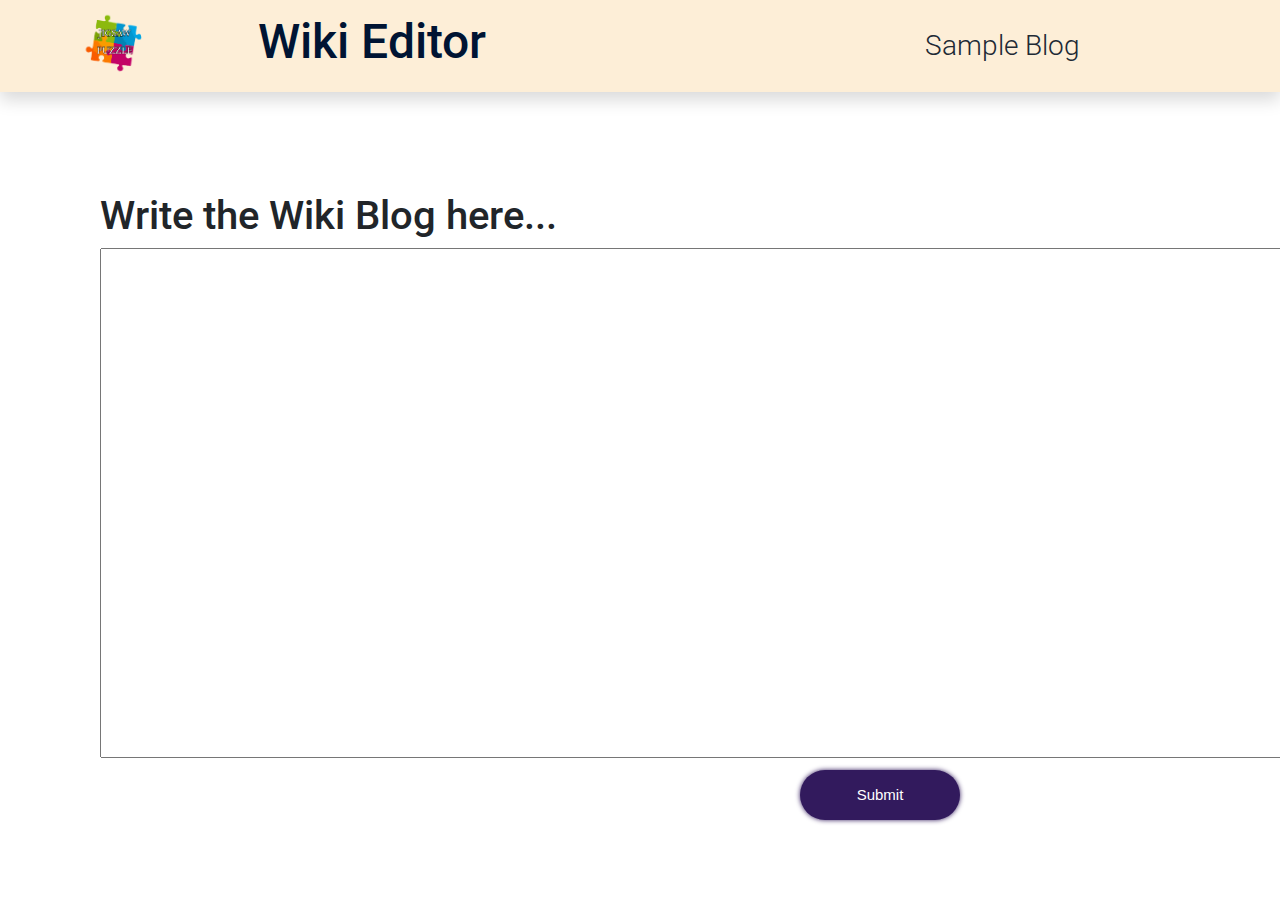
<file: wiki_blog.html>
<!DOCTYPE html>
<html lang="en">
<head>
    <meta charset="UTF-8">
    <meta http-equiv="X-UA-Compatible" content="IE=edge">
    <meta name="viewport" content="width=device-width, initial-scale=1.0">
    <title>Wiki Editor</title>
    <meta charset="utf-8">
    <meta name="viewport" content="width=device-width, initial-scale=1">

    <link rel="apple-touch-icon" href="assets/img/apple-icon.png">
    <link rel="shortcut icon" type="image/x-icon" href="#">

    <link rel="stylesheet" href="assets/css/bootstrap.min.css">
    <link rel="stylesheet" href="assets/css/templatemo.css">
    <link rel="stylesheet" href="assets/css/custom.css">

    <!-- Load fonts style after rendering the layout styles -->
    <link rel="stylesheet" href="https://fonts.googleapis.com/css2?family=Roboto:wght@100;200;300;400;500;700;900&display=swap">
    <link rel="stylesheet" href="assets/css/fontawesome.min.css">

</head>
<body>
    <!-- header -->
    <nav class="navbar navbar-expand-lg navbar-light shadow">
        <div class="container d-flex justify-content-between align-items-center">
            <a class="navbar-brand" href="home.html">
                <div class="logo-image">
                      <img src="assets/images/logo.png" class="img-fluid">
                </div>
          </a>
            <a class="navbar-brand text-success logo h1 align-self-center" style="padding-left: 100px;">
               Wiki Editor
            </a>

            <button class="navbar-toggler border-0" type="button" data-bs-toggle="collapse" data-bs-target="#templatemo_main_nav" aria-controls="navbarSupportedContent" aria-expanded="false" aria-label="Toggle navigation">
                <span class="navbar-toggler-icon"></span>
            </button>

            <div class="align-self-center collapse navbar-collapse flex-fill  d-lg-flex justify-content-lg-between" id="templatemo_main_nav">
                <div class="flex-fill">
                    <ul class="nav navbar-nav d-flex justify-content-between mx-lg-auto">
                        <li class="nav-item">
                            <a class="nav-link" href="sample_wiki.html" style="padding-left: 350px;">Sample Blog</a>
                        </li>
                       
                    </ul>
               
            </div>

        </div>
    </nav>

    <form class="form">
        <h1>Write the Wiki Blog here...</h1>
        <textarea rows="12" cols="120" name="address" id="address"></textarea>
        <a class="but1" href="wiki_blog.html"><button class="custom-btn btn-1">Submit</button></a>
    </form>



    </body>
    </html>
</file>
<file: assets/css/style.css>
@import url(https://fonts.googleapis.com/css?family=Montserrat:300,400,600,700);
@import url(https://fonts.googleapis.com/css?family=Arimo:300,400,400italic,700,700italic);
/* ===================================== Basic CSS ==================================== */
* {
  margin: 0px;
  padding: 0px;
  list-style: none; 
}

img {
  max-width: 100%; 
}

a {
  text-decoration: none;
  outline: none;
  color: #444; 
}

a:hover {
  color: #444; 
}

ul {
  margin-bottom: 0;
  padding-left: 0; 
}

a:hover,
a:focus,
input,
textarea {
  text-decoration: none;
  outline: none; 
}


.form-01-main,html,body{
  height: 100%;

}
.form-01-main {
    padding: 40px 0px;
    background-position: center;
    background-size: 100%;
    background-repeat: no-repeat;
    position: relative;
    text-align: center;
     
    width:100%;
    z-index: 1;
}

.form-cover {
    position: absolute;
    content: "";
    background: #001433;
    bottom: 0;
    top: 0;
    width: 100%;
    left: 0;
    z-index: -1;
    height: 100%;
    overflow: auto;
}

.form-sub-main{
    max-width:500px;
    width:100%;
    display:block;
    margin:20px auto;
    background:#FDEED7;
    padding: 45px 60px 46px;

}
 @media screen and (max-width:767px){
      .form-sub-main{
        padding: 30px;
      }
  }

.form-control {
    min-height: 50px;
    -webkit-box-shadow: none;
    box-shadow: none;
    border: 1px solid #001433);
    padding: 10px 15px;
    background-color: transparent;
    color: #001433;
    margin:30px 0px;
}

.form-sub-main{
    color:#545454;
    font-size:16px;
    margin-top: 5%;
}

.form-sub-main .form-group label{
    display:block;
    margin-bottom:6px;
    color:#001433;
}

.form-group{
    position:relative;
    z-index:9;
}

.toggle-password{
    position:absolute;
    right:8px;
    bottom:18px;
}

.form-group .form-control:focus{
    background:transparent;
    box-shadow:none;
    border-color:#495057;
    color:#495057;
}

.check_box_main{
  display:inline-block;
  width:100%;
  text-align:center;
}

.btn_uy{
  position:relative;
  z-index:9;
  display:block;
  margin:20px 0px;
}

.btn_uy a {
    padding: 10px 20px;
    background: #001433;
    text-transform: uppercase;
    text-align: center;
    font-size: 16px;
    font-weight: 400;
    white-space: nowrap;
    line-height: normal;
    border-radius: 5px;
    color: #fff;
    width: 100%;
    position: relative;
    display: inline-block;
    cursor:pointer;
}

._main_head_as{
  margin:20px 0 25px 0px;
  display:inline-block;
  z-index:2;
  position:relative; 
}

._main_head_as a img{
  height:100px;
  width:100px;
  position:relative;
  border-radius:50px;
}
</file>
<file: assets/css/custom.css>
/*
Custom Css
*/
body{
    padding: 0;
    margin: 0;

    
}
.author{

   font-family: 'Gill Sans', 'Gill Sans MT', Calibri, 'Trebuchet MS', sans-serif;
   font-size: 18px; 

}
.raw{
  float: left;
}
.thx{

    width: 100px;
    height: 50px;

}
.ptitle h6{

    font-size: 20px;
  
  }
.post1{
    margin: 20px;
    text-align: center;
    font-size: 10px;

  }
.post2{
    margin: 20px;
    text-align: center;
    font-size: 10px;

  }
.navbar{
    background: #FDEED7;

}

.logo-image{
    width: 60px;
    height: 60px;
    border-radius: 50%;
    overflow:auto;
    margin-top: -6px;
}


/* posts */

.section{
    padding-top: 60px;
    
}


/* end posts */

/* The sidebar menu */
.sidenav {
   
    float: left;
    height: 808px; /* Full-height: remove this if you want "auto" height */
    width: 300px; /* Set the width of the sidebar */
    /* Fixed Sidebar (stay in place on scroll) */
    z-index: 1; /* Stay on top */
    top: 0; /* Stay at the top */
    left: 0;
    background: #001433; /* Black */
    overflow-x: hidden; /* Disable horizontal scroll */
    padding-top: 20px;
    
  }
  
  /* The navigation menu links */
  .sidenav a {
    padding: 15px 20px 5px 56px;
    text-decoration: none;
    font-size: 25px;
    color: #ffffff;
    display: block;
  }
  
  /* When you mouse over the navigation links, change their color */
  .sidenav a:hover {
    color: #f1f1f1;
  }


  /* button */
    
 
  .butnav {
    padding-top: 300px;
    padding-left: -20px;
    margin: 20px;
   

  }
  .custom-btn {
    border-radius:  40px;
    color: #fff;
    width: 160px;
    height: 50px;
    padding: 10px 25px;
    font-family: 'Lato', sans-serif;
    font-size: 15px;
    font-weight: 100;
    background: transparent;
    cursor: pointer;
    transition: all 0.3s ease;
    position: relative;
    display: inline-block;
  }

 
  /* 11 */
  .btn-11 {
    border: 1px solid #21ebff;
    color: #21ebff;
    box-shadow: 0 0 5px #21ebff, 0 0 5px #21ebff inset;
    transition: all 0.3s ease;
  }
  .btn-11:hover{
     text-shadow:
      0 0 20px #21ebff,
      0 0 50px rgba(33, 235, 255, .9),
      0 0 75px rgba(33, 235, 255, .8),
      0 0 76px rgba(33, 235, 255, .7),
      0 0 77px rgba(33, 235, 255, .6),
      0 0 78px rgba(33, 235, 255, .5),
      0 0 79px rgba(33, 235, 255, .4),
      0 0 80px rgba(33, 235, 255, .3),
      0 0 85px rgba(33, 235, 255, .2),
       0 0 99px rgba(33, 235, 255, .1);
  }

  .btn-1 {
    border: none;
    background-color: #321a5d;
    box-shadow: 0 0 5px #321a5d;
  }
  .btn-1:hover {
     box-shadow: 0 0 10px #321a5d, 0 0 20px #19103a, 0 0 20px #000 inset;
  }

  .but1{
      padding-left: 700px;
  }

  /* end button */



  .form{
        padding-top: 100px;
        padding-left: 100px;
    
  }


  






 


/*=========================================================
	POST
===========================================================*/

.post {
    position: relative;
    margin-bottom: 30px;
  }
  
  .post .post-body {
    position: relative;
    margin: -50px 0px 0px 3%;
    padding: 5%;
    background: #fff;
    z-index: 10;
  }
  
  .post .post-img {
    display: block;
    overflow: hidden;
  }
  
  .post-img>img {
    width: 100%;
    -webkit-transition: 1.6s -webkit-transform;
    transition: 1.6s -webkit-transform;
    transition: 1.6s transform;
    transition: 1.6s transform, 1.6s -webkit-transform;
  }
  
  .post-img:hover>img {
    -webkit-transform: scale(1.2);
    -ms-transform: scale(1.2);
    transform: scale(1.2);
  }
  
  .post .post-title {
    font-size: 18px;
  }
  
  .post .post-title.title-sm {
    font-size: 16px;
  }
  
  .post .post-title.title-lg {
    font-size: 25.629px;
  }
  
  .post .post-category {
    margin-bottom: 10px;
  }
  
  .post-category a {
    color: #ee4266;
    font-weight: 700;
    font-size: 12px;
    text-transform: uppercase;
  }
  
  .post-category a:after {
    content: ',';
    display: inline-block;
  }
  
  .post-category a:last-child:after {
    display: none;
  }
  
  .post .post-meta {
    margin-bottom: 10px;
  }
  
  .post-meta li {
    display: inline-block;
    color: #97989b;
    font-size: 12px;
    text-transform: uppercase;
  }
  
  .post-meta li a {
    color: #97989b;
    font-weight: 700;
  }
  
  .post-meta li a:hover, .post-meta li a:focus {
    color: #ee4266;
  }
  
  .post-meta li:after {
    content: '•';
    display: inline-block;
    padding-left: 5px;
    padding-right: 5px;
  }
  
  .post-meta li:last-child:after {
    display: none;
  }
  
  /*----------------------------*\
      hot post
  \*----------------------------*/
  
  .hot-post {
    padding: 0 15px;
  }
  
  .hot-post .hot-post-left {
    padding-right: 0px;
    padding-left: 0px;
  }
  
  .hot-post .hot-post-right {
    padding-right: 0;
    padding-left: 5px;
  }
  
  .hot-post .post {
    margin-bottom: 7px;
  }
  
  .hot-post {
    margin-bottom: 25px;
  }
  
  /*----------------------------*\
      post thumb
  \*----------------------------*/
  
  .post.post-thumb .post-img:after {
    content: "";
    position: absolute;
    left: 0;
    right: 0;
    top: 0;
    bottom: 0;
    background: -webkit-gradient(linear, left top, left bottom, from(rgba(27, 28, 30, 0)), color-stop(90%, rgba(27, 28, 30, 0.8)));
    background: linear-gradient(180deg, rgba(27, 28, 30, 0) 0%, rgba(27, 28, 30, 0.8) 90%);
  }
  
  .post.post-thumb .post-body {
    position: absolute;
    margin: 0px;
    padding: 0px 5%;
    z-index: 20;
    bottom: 5%;
    background-color: transparent;
  }
  
  .post.post-thumb .post-title a {
    color: #fff;
  }
  
  .post.post-thumb .post-title a:hover, .post.post-thumb .post-title a:focus {
    color: #ee4266;
  }
  
  .post.post-thumb .post-meta li {
    color: #fff;
  }
  
  .post.post-thumb .post-meta li a {
    color: #fff;
  }
  
  .post.post-thumb .post-meta li a:hover, .post.post-thumb .post-meta li a:focus {
    color: #ee4266;
  }
  
  /*----------------------------*\
      post small
  \*----------------------------*/
  
  .post.post-sm .post-body {
    margin: 15px 0px 0px;
    background: transparent;
    padding: 0;
  }
  
  /*----------------------------*\
      post widget
  \*----------------------------*/
  
  .post.post-widget:after {
    content: "";
    display: table;
    clear: both;
  }
  
  .post.post-widget .post-img {
    float: left;
    width: 130px;
  }
  
  .post.post-widget .post-body {
    position: relative;
    background: transparent;
    margin: 0px 0px 0px 150px;
    padding: 0;
  }
  
  .post.post-widget .post-title {
    font-size: 16px;
    margin-bottom: 0px;
  }
  
  /*----------------------------*\
      post row
  \*----------------------------*/
  
  .post.post-row:after {
    content: '';
    display: table;
    clear: both;
  }
  
  .post.post-row .post-img {
    width: 40%;
    float: left;
  }
  
  .post.post-row .post-body {
    margin: 0px 0px 0px calc(40% + 30px);
    padding: 0;
  }
  
  /*=========================================================
      RESPONSIVE
  ===========================================================*/
  
  @media only screen and (max-width: 991px) {
    #nav-bottom {
      display: none;
    }
    .nav-social {
      display: none;
    }
    .nav-logo {
      position: static;
      -webkit-transform: none;
      -ms-transform: none;
      transform: none;
      left: 0;
      display: inline-block;
      float: left;
    }
    .footer-nav {
      text-align: left;
      margin-bottom: 30px;
    }
  }
  
  @media only screen and (max-width: 767px) {
    .page-header h1 {
      font-size: 32.437px;
    }
    .post-nav .prev-post {
      float: none;
      width: 100%;
      margin-bottom: 15px;
      padding-right: 0px;
    }
    .post-nav .prev-post:last-child {
      margin-bottom: 0px;
    }
    .post-nav .next-post {
      float: none;
      width: 100%;
    }
    .post-nav .next-post {
      float: none;
      width: 100%;
      padding-left: 0px;
      text-align: left;
    }
    .post-nav .next-post .post-img {
      margin-right: 15px;
      float: left;
      margin-left: 0px;
    }
  }
</file>
<file: assets/css/templatemo.css>
.post1 p{
  font-family: Cambria, Cochin, Georgia, Times, 'Times New Roman', serif;
  font-size: 25px;
}
.post1 h1{
  font-family: algerian;
}

.post2 h1{
  font-family: Copperplate Gothic ;
}

.post2 h4{
  font-family: Copperplate Gothic ;

}
.post2 h5{
  font-family: Cambria, Cochin, Georgia, Times, 'Times New Roman', serif;
  font-weight: bold;
  font-size: 25px;
  font-size: 25px;
}
.post2 p{
  font-family: Cambria, Cochin, Georgia, Times, 'Times New Roman', serif;
  font-size: 25px;
}

/* Typography */
body, ul, li, p, a, label, input, div { 
  font-family: 'Roboto', sans-serif;
  font-size: 28px ;
  font-weight: 300 !important;
}
.h1 {
  font-family: 'Roboto', sans-serif;
  font-size: 48px !important;
  font-weight: 200 !important;
}
.h2 {
  font-family: 'Roboto', sans-serif;
  font-size: 30px !important;
  font-weight: 300;
}
.h3 {
  font-family: 'Roboto', sans-serif;
  font-size: 22px !important;
}
/* General */
.logo { font-weight: 500 !important;}
.text-warning {  color: #ede861 !important;}
.text-muted { color: #bcbcbc !important;}
.text-success { color: #001433 !important;}
.text-light { color: #cfd6e1 !important;}
.bg-dark { background-color: #212934 !important;}
.bg-light { background-color: #e9eef5 !important;}
.bg-black { background-color: #1d242d !important;}
.bg-success { background-color: #001433 !important;}
.btn-success {
  background-color: #001433 !important;
  border-color: #001433 !important;
}
.pagination .page-link:hover {color: #000;}
.pagination .page-link:hover, .pagination .page-link.active {
  background-color: #001433;
  color: #fff;
}
/* Nav */
#templatemo_nav_top { min-height: 40px;}
#templatemo_nav_top * { font-size: .9em !important;}
#templatemo_main_nav a { color: #212934;}
#templatemo_main_nav a:hover { color: #001433;}
#templatemo_main_nav .navbar .nav-icon { margin-right: 0px;}

/* Hero Carousel */
#template-mo-zay-hero-carousel { background: #efefef !important;}
/* Accordion */
.templatemo-accordion a { color: #000;}
.templatemo-accordion a:hover { color: #333d4a;}
/* Shop */
.shop-top-menu a:hover { color: #939794 !important;}
/* Product */
.product-wap { box-shadow: 0px 5px 10px 0px rgba(0, 0, 0, 0.10);}
.product-wap .product-color-dot.color-dot-red { background:#f71515;}
.product-wap .product-color-dot.color-dot-blue { background:#6db4fe;}
.product-wap .product-color-dot.color-dot-black { background:#000000;}
.product-wap .product-color-dot.color-dot-light { background:#e0e0e0;}
.product-wap .product-color-dot.color-dot-green { background:#0bff7e;}
.card.product-wap .card .product-overlay {
  background: rgba(0,0,0,.2);
  visibility: hidden;
  opacity: 0;
  transition: .3s;
}
.card.product-wap:hover .card .product-overlay {
  visibility: visible;
  opacity: 1;
}
.card.product-wap a { color: #000;}
#carousel-related-product .slick-slide:focus { outline: none !important;}
#carousel-related-product .slick-dots li button:before {
  font-size: 15px;
  margin-top: 20px;
}
/* Brand */
.brand-img {
  filter: grayscale(100%);
  opacity: 0.5;
  transition: .5s;
}
.brand-img:hover {
  filter: grayscale(0%);
  opacity: 1;
}
/* Carousel Hero */
#template-mo-zay-hero-carousel .carousel-indicators li {
  margin-top: -50px;
  background-color: #001433;
}
#template-mo-zay-hero-carousel .carousel-control-next i,
#template-mo-zay-hero-carousel .carousel-control-prev i {
  color: #001433 !important;
  font-size: 2.8em !important;
}
/* Carousel Brand */
.tempaltemo-carousel .h1 {
  font-size: .5em !important;
  color: #000 !important;
}
/* Services */
.services-icon-wap {transition: .3s;}
.services-icon-wap:hover, .services-icon-wap:hover i {color: #fff;}
.services-icon-wap:hover {background: #001433;}
/* Contact map */
.leaflet-control a, .leaflet-control { font-size: 10px !important;}
.form-control { border: 1px solid #e8e8e8;}

/*
// Extra small devices (portrait phones, less than 576px)
// No media query since this is the default in Bootstrap
*/
/* Small devices (landscape phones, 576px and up)*/
.product-wap .h3, .product-wap li, .product-wap i, .product-wap p {
  font-size: 12px !important;
}
.product-wap .product-color-dot {
  width: 6px;
  height: 6px;
}

@media (min-width: 576px) {
  .tempaltemo-carousel .h1 { font-size: 1em !important;}
}

/*// Medium devices (tablets, 768px and up)*/
@media (min-width: 768px) {
  #templatemo_main_nav .navbar-nav {max-width: 450px;}
 }

/* Large devices (desktops, 992px and up)*/
@media (min-width: 992px) {
  #templatemo_main_nav .navbar-nav {max-width: 550px;}
  #template-mo-zay-hero-carousel .carousel-item {min-height: 30rem !important;}
  .product-wap .h3, .product-wap li, .product-wap i, .product-wap p {font-size: 18px !important;}
  .product-wap .product-color-dot {
    width: 12px;
    height: 12px;
  }
}

/* Extra large devices (large desktops, 1200px and up)*/
@media (min-width: 1200px) {}
</file>
